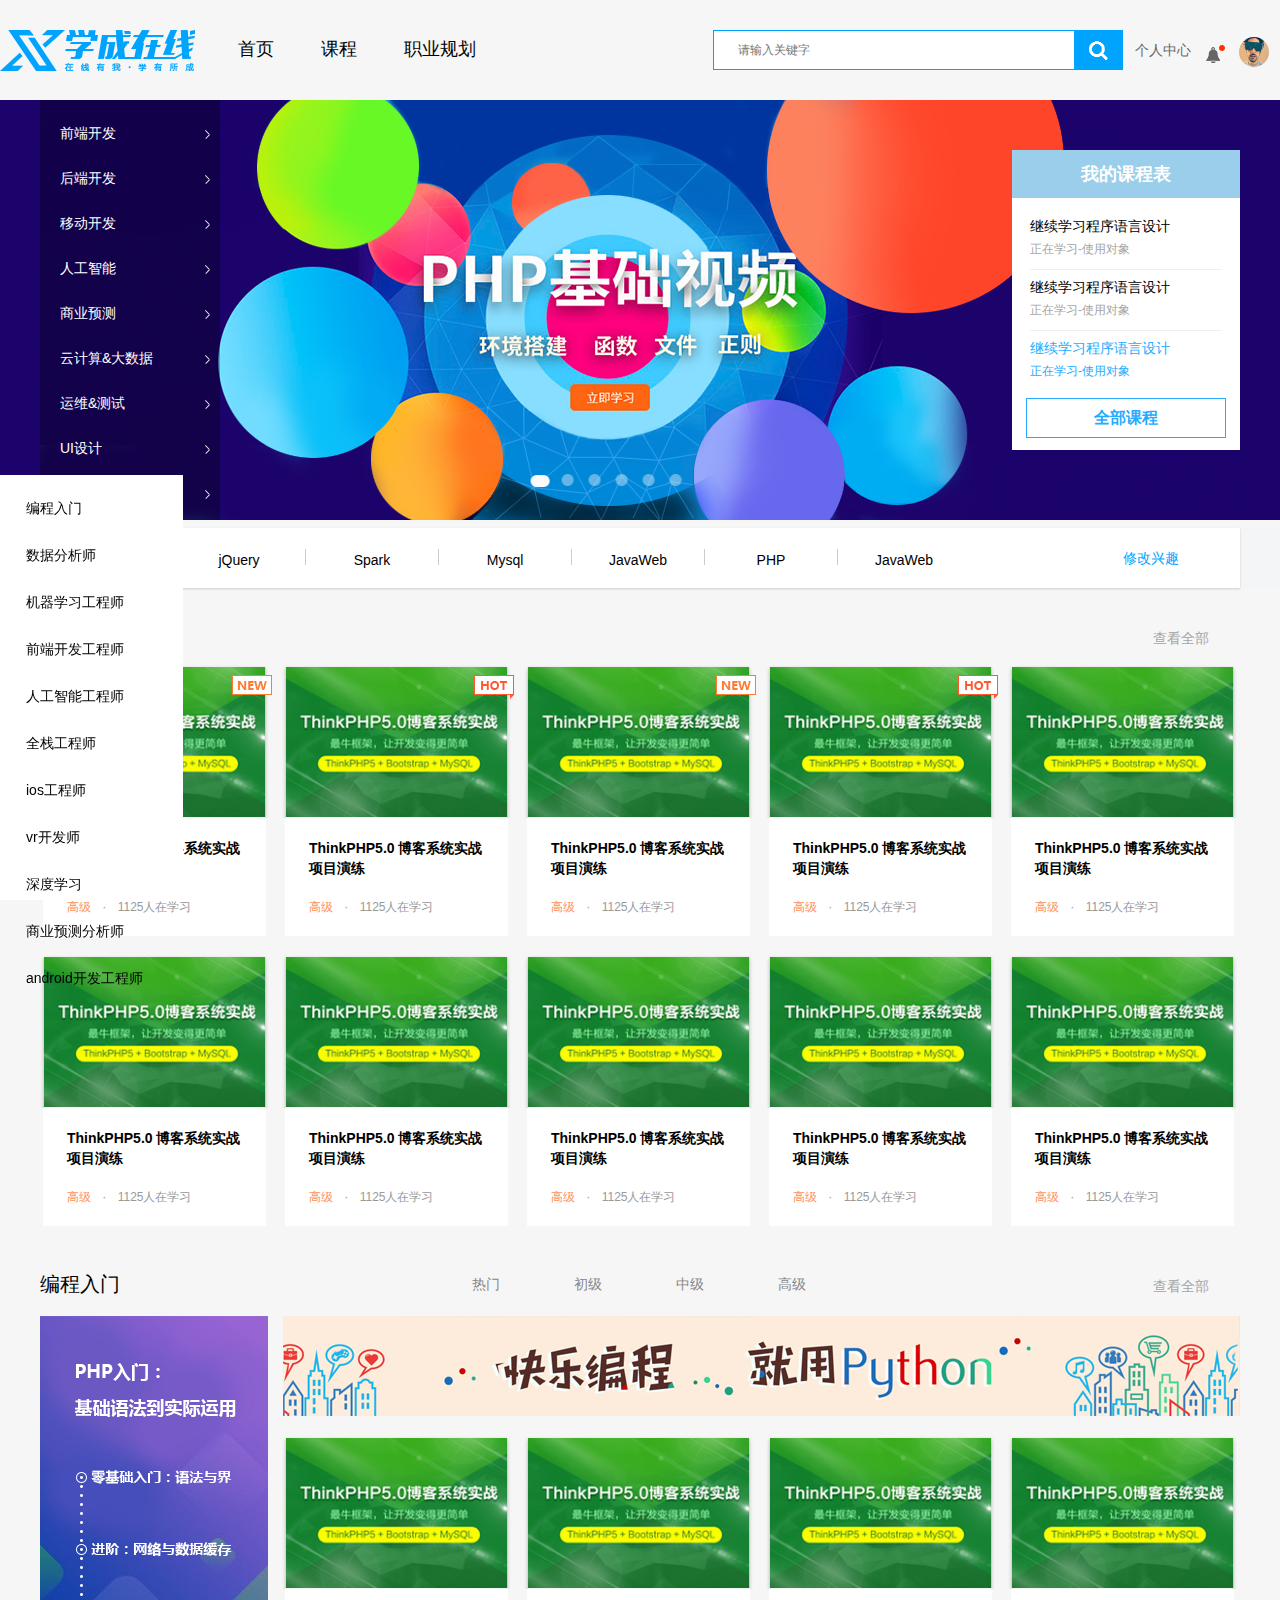
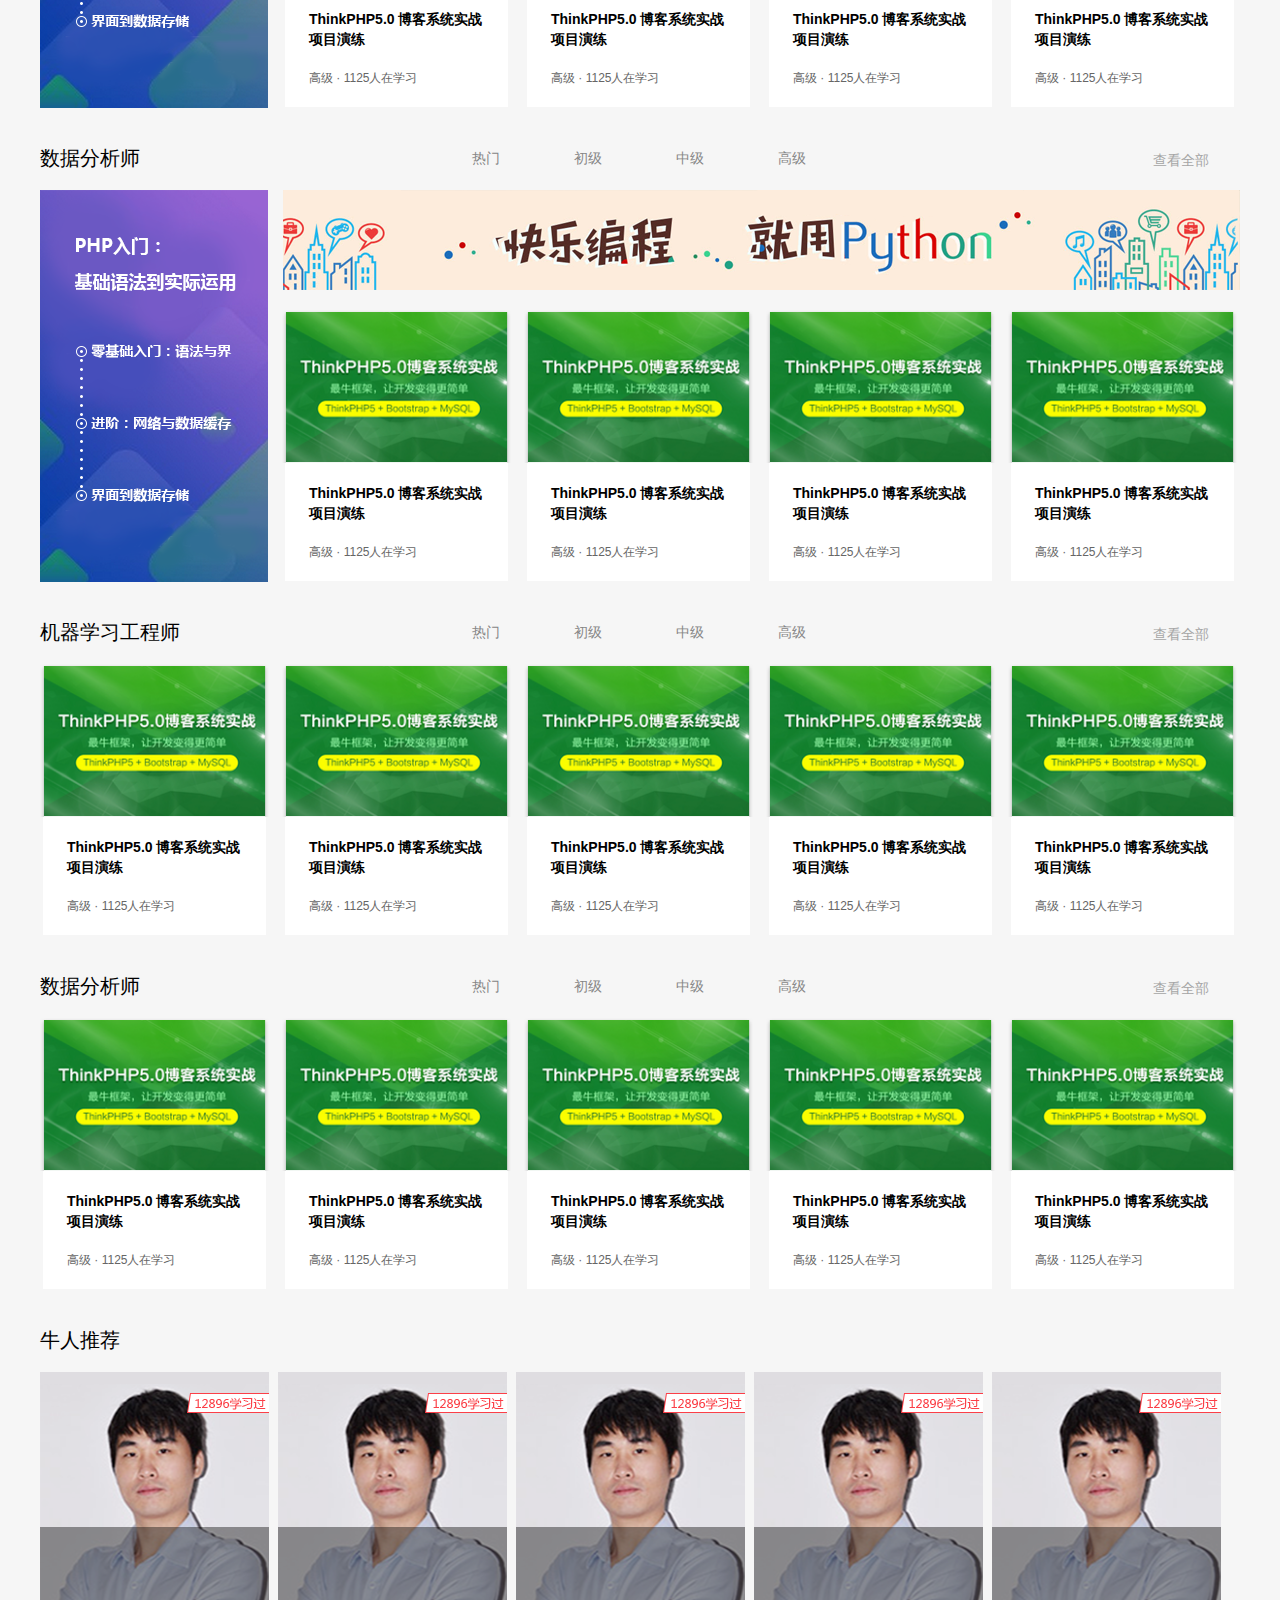
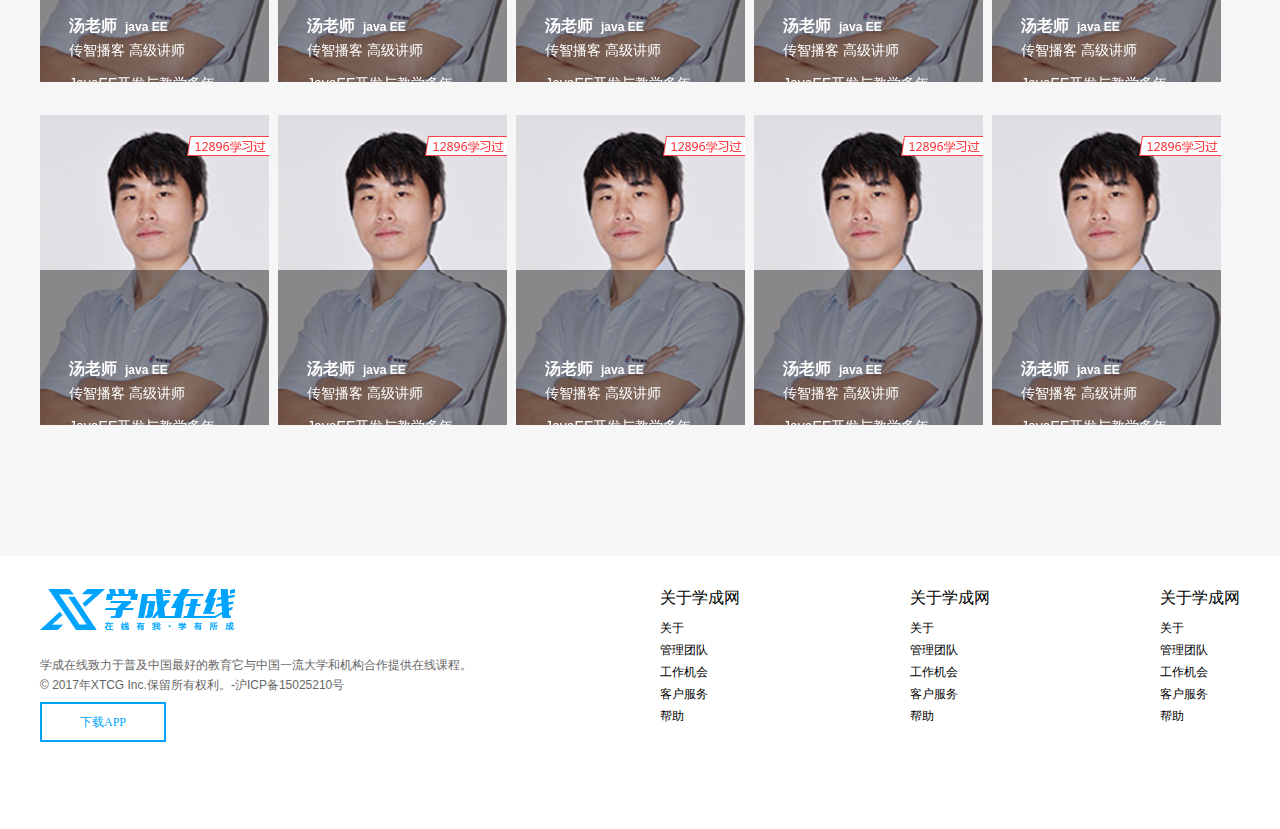
<file: 学成网/index.html>
<!DOCTYPE html>
<html lang="en">
<head>
	<meta charset="UTF-8">
	<title>Document</title>
	<link rel="stylesheet" href="css/base.css">
	<link rel="stylesheet" href="css/index.css">

</head>
<body>

<!-- logo -->
<div class="logo">
	<div class="logo_banxin">
		<div class="logo_xc fl"></div>
		<ul class="fl">
			<li><a href="#">首页</a></li>
			<li><a href="#">课程</a></li>
			<li><a href="#">职业规划</a></li>
		</ul>
		<div class="user fr">
			<a class="user_center" href="#">个人中心</a>
			<img class="msg"src="images/msg.png" alt="">
			<img class="icon"src="images/icon.png" alt="">
			<a class="username" href="#">周杰伦</a>
		</div>
		<div class="input fr">
			<input type="text" class="left" placeholder="请输入关键字"><input type="button" class="right">
		</div>
	</div>
</div>

<!-- banner -->
<div class="banner">
	<div class="content  w">
		<div class="list">
			<ul>
				<li><a href="#">前端开发</a></li>
				<li><a href="#">后端开发</a></li>
				<li><a href="#">移动开发</a></li>
				<li><a href="#">人工智能</a></li>
				<li><a href="#">商业预测</a></li>
				<li><a href="#">云计算&大数据</a></li>
				<li><a href="#">运维&测试</a></li>
				<li><a href="#">UI设计</a></li>
				<li><a href="#">产品</a></li>
			</ul>
		</div>
		<div class="table ">
			<h2>我的课程表</h2>
			<ul>
				<li>
					<p>继续学习程序语言设计</p>
					<p>正在学习-使用对象</p>
				</li>
				<li>
					<p>继续学习程序语言设计</p>
					<p>正在学习-使用对象</p>
				</li>
				<li>
					<p>继续学习程序语言设计</p>
					<p>正在学习-使用对象</p>
				</li>
				<input type="botton" value="全部课程" >
			</ul>
		</div>
		<div class="dian">
			<ul>
				<li></li>
				<li></li>
				<li></li>
				<li></li>
				<li></li>
				<li></li>
			</ul>
		</div>	
	</div>
</div>


<!-- tuijian_nav -->
<div class="tuijian_nav">
        <div class="w clearfix">
            <ul>
                <h3>精品推荐</h3>
                <li><i></i><a href="">jQuery</a><i></i></li>
                <li><a href="">Spark</a><i></i></li>
                <li><a href="">Mysql</a><i></i></li>
                <li><a href="">JavaWeb</a><i></i></li>
                <li><a href="">PHP</a><i></i></li>
                <li><a href="">JavaWeb</a></li>
            </ul>
            <a class="like fr" href="">修改兴趣</a>
        </div>
</div>               


<!-- tuijian -->
<div class="tuijian">
	<div class="w">
		<a  href="#">查看全部</a>
		<h3 >精品推荐</h3>
		<div class="card fl new">
			<div class="img">
				<img src="images/card1.png" alt="">
			</div>
			<div class="wz">
				<p>ThinkPHP5.0 博客系统实战项目演练</p>
				<div class="gj">
					<span>高级</span>
					<span>·</span>
					<span>1125人在学习</span>
				</div>
			</div>
		</div>
		<div class="card fl hot">
			<div class="img">
				<img src="images/card1.png" alt="">
			</div>
			<div class="wz">
				<p>ThinkPHP5.0 博客系统实战项目演练</p>
				<div class="gj">
					<span>高级</span>
					<span>·</span>
					<span>1125人在学习</span>
				</div>
			</div>
		</div>
		<div class="card fl new">
			<div class="img">
				<img src="images/card1.png" alt="">
			</div>
			<div class="wz">
				<p>ThinkPHP5.0 博客系统实战项目演练</p>
				<div class="gj">
					<span>高级</span>
					<span>·</span>
					<span>1125人在学习</span>
				</div>
			</div>
		</div>
		<div class="card fl hot">
			<div class="img">
				<img src="images/card1.png" alt="">
			</div>
			<div class="wz">
				<p>ThinkPHP5.0 博客系统实战项目演练</p>
				<div class="gj">
					<span>高级</span>
					<span>·</span>
					<span>1125人在学习</span>
				</div>
			</div>
		</div>
		<div class="card mr0 fl">
			<div class="img">
				<img src="images/card1.png" alt="">
			</div>
			<div class="wz">
				<p>ThinkPHP5.0 博客系统实战项目演练</p>
				<div class="gj">
					<span>高级</span>
					<span>·</span>
					<span>1125人在学习</span>
				</div>
			</div>
		</div>
		<div class="card fl">
			<div class="img">
				<img src="images/card1.png" alt="">
			</div>
			<div class="wz">
				<p>ThinkPHP5.0 博客系统实战项目演练</p>
				<div class="gj">
					<span>高级</span>
					<span>·</span>
					<span>1125人在学习</span>
				</div>
			</div>
		</div>
		<div class="card fl">
			<div class="img">
				<img src="images/card1.png" alt="">
			</div>
			<div class="wz">
				<p>ThinkPHP5.0 博客系统实战项目演练</p>
				<div class="gj">
					<span>高级</span>
					<span>·</span>
					<span>1125人在学习</span>
				</div>
			</div>
		</div>
		<div class="card fl">
			<div class="img">
				<img src="images/card1.png" alt="">
			</div>
			<div class="wz">
				<p>ThinkPHP5.0 博客系统实战项目演练</p>
				<div class="gj">
					<span>高级</span>
					<span>·</span>
					<span>1125人在学习</span>
				</div>
			</div>
		</div>
		<div class="card fl">
			<div class="img">
				<img src="images/card1.png" alt="">
			</div>
			<div class="wz">
				<p>ThinkPHP5.0 博客系统实战项目演练</p>
				<div class="gj">
					<span>高级</span>
					<span>·</span>
					<span>1125人在学习</span>
				</div>
			</div>
		</div>
		<div class="card fl mr0">
			<div class="img">
				<img src="images/card1.png" alt="">
			</div>
			<div class="wz">
				<p>ThinkPHP5.0 博客系统实战项目演练</p>
				<div class="gj">
					<span>高级</span>
					<span>·</span>
					<span>1125人在学习</span>
				</div>
			</div>
		</div>
	</div>
</div>

<!-- cb -->
<div class="cb">
	<ul>
		<li><a href="">编程入门</a></li>
		<li><a href="">数据分析师</a></li>
		<li><a href="">机器学习工程师</a></li>
		<li><a href="">前端开发工程师</a></li>
		<li><a href="">人工智能工程师</a></li>
		<li><a href="">全栈工程师</a></li>
		<li><a href="">ios工程师</a></li>
		<li><a href="">vr开发师</a></li>
		<li><a href="">深度学习</a></li>
		<li><a href="">商业预测分析师</a></li>
		<li><a href="">android开发工程师</a></li>
	</ul>
</div>

<!-- rm -->
<div class="rm ">
	<div class="w">
		<div class="nav_head ">
			<h3>编程入门</h3>
			<div class="nav_center">
				<ul>
					<li><a href="">热门</a></li>
					<li><a href="">初级</a></li>
					<li><a href="">中级</a></li>
					<li><a href="">高级</a></li>
				</ul>
			</div>
			<a class="all" href="">查看全部</a>
		</div>

		<div class="rm_body">
			<div class="php"></div>
			<div class="kuaile"></div>
			<!-- <i></i> -->
				<div class="card fl">
					<div class="img">
						<img src="images/card1.png" alt="">
					</div>
					<div class="wz">
						<p>ThinkPHP5.0 博客系统实战项目演练</p>
						<div class="gj">
							<span>高级</span>
							<span>·</span>
							<span>1125人在学习</span>
						</div>
					</div>
				</div>
			<!-- <i></i> -->
				<div class="card fl">
					<div class="img">
						<img src="images/card1.png" alt="">
					</div>
					<div class="wz">
						<p>ThinkPHP5.0 博客系统实战项目演练</p>
						<div class="gj">
							<span>高级</span>
							<span>·</span>
							<span>1125人在学习</span>
						</div>
					</div>
				</div>
				<!-- <i></i> -->
				<div class="card fl">
					<div class="img">
						<img src="images/card1.png" alt="">
					</div>
					<div class="wz">
						<p>ThinkPHP5.0 博客系统实战项目演练</p>
						<div class="gj">
							<span>高级</span>
							<span>·</span>
							<span>1125人在学习</span>
						</div>
					</div>
				</div>
				<!-- <i></i> -->
				<div class="card fl mr0">
					<div class="img">
						<img src="images/card1.png" alt="">
					</div>
					<div class="wz">
						<p>ThinkPHP5.0 博客系统实战项目演练</p>
						<div class="gj">
							<span>高级</span>
							<span>·</span>
							<span>1125人在学习</span>
						</div>
					</div>
				</div>
		</div>
	</div>
</div>

<!-- sj -->
<div class="sj ">
	<div class="w">
		<div class="nav_head ">
			<h3>数据分析师</h3>
			<div class="nav_center">
				<ul>
					<li><a href="">热门</a></li>
					<li><a href="">初级</a></li>
					<li><a href="">中级</a></li>
					<li><a href="">高级</a></li>
				</ul>
			</div>
			<a class="all" href="">查看全部</a>
		</div>
		<div class="clearfix"></div>
		<div class="rm_body">
			<div class="php"></div>
			<div class="kuaile"></div>
			<!-- <i></i> -->
				<div class="card fl">
					<div class="img">
						<img src="images/card1.png" alt="">
					</div>
					<div class="wz">
						<p>ThinkPHP5.0 博客系统实战项目演练</p>
						<div class="gj">
							<span>高级</span>
							<span>·</span>
							<span>1125人在学习</span>
						</div>
					</div>
				</div>
			<!-- <i></i> -->
				<div class="card fl">
					<div class="img">
						<img src="images/card1.png" alt="">
					</div>
					<div class="wz">
						<p>ThinkPHP5.0 博客系统实战项目演练</p>
						<div class="gj">
							<span>高级</span>
							<span>·</span>
							<span>1125人在学习</span>
						</div>
					</div>
				</div>
				<!-- <i></i> -->
				<div class="card fl">
					<div class="img">
						<img src="images/card1.png" alt="">
					</div>
					<div class="wz">
						<p>ThinkPHP5.0 博客系统实战项目演练</p>
						<div class="gj">
							<span>高级</span>
							<span>·</span>
							<span>1125人在学习</span>
						</div>
					</div>
				</div>
				<!-- <i></i> -->
				<div class="card fl mr0">
					<div class="img">
						<img src="images/card1.png" alt="">
					</div>
					<div class="wz">
						<p>ThinkPHP5.0 博客系统实战项目演练</p>
						<div class="gj">
							<span>高级</span>
							<span>·</span>
							<span>1125人在学习</span>
						</div>
					</div>
				</div>
		</div>
	</div>
</div>

<!-- jq -->
<div class="sj">
	<div class="w">
		<div class="nav_head ">
			<h3>机器学习工程师</h3>
			<div class="nav_center">
				<ul>
					<li><a href="">热门</a></li>
					<li><a href="">初级</a></li>
					<li><a href="">中级</a></li>
					<li><a href="">高级</a></li>
				</ul>
			</div>
			<a class="all" href="">查看全部</a>
		</div>
		<div class="clearfix"></div>
		<div class="card fl">
			<div class="img">
				<img src="images/card1.png" alt="">
			</div>
			<div class="wz">
				<p>ThinkPHP5.0 博客系统实战项目演练</p>
				<div class="gj">
					<span>高级</span>
					<span>·</span>
					<span>1125人在学习</span>
				</div>
			</div>
		</div>
		<!-- <i></i> -->
		<div class="card fl">
			<div class="img">
				<img src="images/card1.png" alt="">
			</div>
			<div class="wz">
				<p>ThinkPHP5.0 博客系统实战项目演练</p>
				<div class="gj">
					<span>高级</span>
					<span>·</span>
					<span>1125人在学习</span>
				</div>
			</div>
		</div>
		<!-- <i></i> -->
		<div class="card fl">
			<div class="img">
				<img src="images/card1.png" alt="">
			</div>
			<div class="wz">
				<p>ThinkPHP5.0 博客系统实战项目演练</p>
				<div class="gj">
					<span>高级</span>
					<span>·</span>
					<span>1125人在学习</span>
				</div>
			</div>
		</div>
		<!-- <i></i> -->
		<div class="card fl">
			<div class="img">
				<img src="images/card1.png" alt="">
			</div>
			<div class="wz">
				<p>ThinkPHP5.0 博客系统实战项目演练</p>
				<div class="gj">
					<span>高级</span>
					<span>·</span>
					<span>1125人在学习</span>
				</div>
			</div>
		</div>
		<!-- <i></i> -->
		<div class="card fl mr0">
			<div class="img">
				<img src="images/card1.png" alt="">
			</div>
			<div class="wz">
				<p>ThinkPHP5.0 博客系统实战项目演练</p>
				<div class="gj">
					<span>高级</span>
					<span>·</span>
					<span>1125人在学习</span>
				</div>
			</div>
		</div>
	</div>
</div>
			
<!-- qd -->
<div class="qd">
	<div class="w">
		<div class="nav_head ">
			<h3>数据分析师</h3>
			<div class="nav_center">
				<ul>
					<li><a href="">热门</a></li>
					<li><a href="">初级</a></li>
					<li><a href="">中级</a></li>
					<li><a href="">高级</a></li>
				</ul>
			</div>
			<a class="all" href="">查看全部</a>
		</div>
		<div class="clearfix"></div>
		<!-- <i></i> -->
		<div class="card fl">
			<div class="img">
				<img src="images/card1.png" alt="">
			</div>
			<div class="wz">
				<p>ThinkPHP5.0 博客系统实战项目演练</p>
				<div class="gj">
					<span>高级</span>
					<span>·</span>
					<span>1125人在学习</span>
				</div>
			</div>
		</div>
		<!-- <i></i> -->
		<div class="card fl">
			<div class="img">
				<img src="images/card1.png" alt="">
			</div>
			<div class="wz">
				<p>ThinkPHP5.0 博客系统实战项目演练</p>
				<div class="gj">
					<span>高级</span>
					<span>·</span>
					<span>1125人在学习</span>
				</div>
			</div>
		</div>
		<!-- <i></i> -->
		<div class="card fl">
			<div class="img">
				<img src="images/card1.png" alt="">
			</div>
			<div class="wz">
				<p>ThinkPHP5.0 博客系统实战项目演练</p>
				<div class="gj">
					<span>高级</span>
					<span>·</span>
					<span>1125人在学习</span>
				</div>
			</div>
		</div>
		<!-- <i></i> -->
		<div class="card fl ">
			<div class="img">
				<img src="images/card1.png" alt="">
			</div>
			<div class="wz">
				<p>ThinkPHP5.0 博客系统实战项目演练</p>
				<div class="gj">
					<span>高级</span>
					<span>·</span>
					<span>1125人在学习</span>
				</div>
			</div>
		</div>
		<!-- <i></i> -->
		<div class="card fl mr0 ">
			<div class="img">
				<img src="images/card1.png" alt="">
			</div>
			<div class="wz">
				<p>ThinkPHP5.0 博客系统实战项目演练</p>
				<div class="gj">
					<span>高级</span>
					<span>·</span>
					<span>1125人在学习</span>
				</div>
			</div>
		</div>
		<!-- <i></i> -->
	</div>
</div>

<!-- nr -->
<div class="nr">
	<div class="w">
		<div class="nr_head">
			<h3>牛人推荐</h3>
		</div>
		<div class="clearfix"></div>
		<div class="nr_body">
			<div class="teacher  xx ">
				<div class="wz ">
					<h4>汤老师<span>java EE</span></h4>
					<p>传智播客 高级讲师</p>
					<p>JavaEE开发与教学多年，精通JavaEE技术体系，对流行框架JQuery、DWR、Struts1/2，Hibernate，Spring，MyBatis、JBPM、Lucene等有深入研究。授课逻辑严谨，条理清晰，注重学生独立解决问题的能力。</p>
				</div>
			</div>
			<!-- <i></i> -->
			<div class="teacher xx">
				<div class="wz">
					<h4>汤老师<span>java EE</span></h4>
					<p>传智播客 高级讲师</p>
					<p>JavaEE开发与教学多年，精通JavaEE技术体系，对流行框架JQuery、DWR、Struts1/2，Hibernate，Spring，MyBatis、JBPM、Lucene等有深入研究。授课逻辑严谨，条理清晰，注重学生独立解决问题的能力。</p>
				</div>
			</div>
			<!-- <i></i> -->
			<div class="teacher xx">
				<div class="wz">
					<h4>汤老师<span>java EE</span></h4>
					<p>传智播客 高级讲师</p>
					<p>JavaEE开发与教学多年，精通JavaEE技术体系，对流行框架JQuery、DWR、Struts1/2，Hibernate，Spring，MyBatis、JBPM、Lucene等有深入研究。授课逻辑严谨，条理清晰，注重学生独立解决问题的能力。</p>
				</div>
			</div>
			<!-- <i></i> -->
			<div class="teacher xx">
				<div class="wz">
					<h4>汤老师<span>java EE</span></h4>
					<p>传智播客 高级讲师</p>
					<p>JavaEE开发与教学多年，精通JavaEE技术体系，对流行框架JQuery、DWR、Struts1/2，Hibernate，Spring，MyBatis、JBPM、Lucene等有深入研究。授课逻辑严谨，条理清晰，注重学生独立解决问题的能力。</p>
				</div>
			</div>
			<!-- <i></i> -->
			<div class="teacher xx">
				<div class="wz">
					<h4>汤老师<span>java EE</span></h4>
					<p>传智播客 高级讲师</p>
					<p>JavaEE开发与教学多年，精通JavaEE技术体系，对流行框架JQuery、DWR、Struts1/2，Hibernate，Spring，MyBatis、JBPM、Lucene等有深入研究。授课逻辑严谨，条理清晰，注重学生独立解决问题的能力。</p>
				</div>
			</div>
			<!-- <i></i> -->
			<div class="teacher xx">
				<div class="wz">
					<h4>汤老师<span>java EE</span></h4>
					<p>传智播客 高级讲师</p>
					<p>JavaEE开发与教学多年，精通JavaEE技术体系，对流行框架JQuery、DWR、Struts1/2，Hibernate，Spring，MyBatis、JBPM、Lucene等有深入研究。授课逻辑严谨，条理清晰，注重学生独立解决问题的能力。</p>
				</div>
			</div>
			<!-- <i></i> -->
			<div class="teacher xx">
				<div class="wz">
					<h4>汤老师<span>java EE</span></h4>
					<p>传智播客 高级讲师</p>
					<p>JavaEE开发与教学多年，精通JavaEE技术体系，对流行框架JQuery、DWR、Struts1/2，Hibernate，Spring，MyBatis、JBPM、Lucene等有深入研究。授课逻辑严谨，条理清晰，注重学生独立解决问题的能力。</p>
				</div>
			</div>
			<!-- <i></i> -->
			<div class="teacher xx">
				<div class="wz">
					<h4>汤老师<span>java EE</span></h4>
					<p>传智播客 高级讲师</p>
					<p>JavaEE开发与教学多年，精通JavaEE技术体系，对流行框架JQuery、DWR、Struts1/2，Hibernate，Spring，MyBatis、JBPM、Lucene等有深入研究。授课逻辑严谨，条理清晰，注重学生独立解决问题的能力。</p>
				</div>
			</div>
			<!-- <i></i> -->
			<div class="teacher xx">
				<div class="wz">
					<h4>汤老师<span>java EE</span></h4>
					<p>传智播客 高级讲师</p>
					<p>JavaEE开发与教学多年，精通JavaEE技术体系，对流行框架JQuery、DWR、Struts1/2，Hibernate，Spring，MyBatis、JBPM、Lucene等有深入研究。授课逻辑严谨，条理清晰，注重学生独立解决问题的能力。</p>
				</div>
			</div>
			<!-- <i></i> -->
			<div class="teacher xx">
				<div class="wz">
					<h4>汤老师<span>java EE</span></h4>
					<p>传智播客 高级讲师</p>
					<p>JavaEE开发与教学多年，精通JavaEE技术体系，对流行框架JQuery、DWR、Struts1/2，Hibernate，Spring，MyBatis、JBPM、Lucene等有深入研究。授课逻辑严谨，条理清晰，注重学生独立解决问题的能力。</p>
				</div>
			</div>
			<!-- <i></i> -->
		</div>
	</div>
</div>
<div class="clearfix"></div>
<!-- footer -->
<div class="footer">
	<div class="w">
		<div class="logo ">
			<img src="images/logo.png" alt="">
			<p>学成在线致力于普及中国最好的教育它与中国一流大学和机构合作提供在线课程。	</p>
            <p>© 2017年XTCG Inc.保留所有权利。-沪ICP备15025210号</p>
			<input type="buttom" value="下载APP">
		</div>
		<div class="list fr">
			<dl>
				<dt><a href="#">关于学成网</a></dt>
				<dd><a href="#">关于</a></dd>
				<dd><a href="#">管理团队</a></dd>
				<dd><a href="#">工作机会</a></dd>
				<dd><a href="#">客户服务</a></dd>
				<dd><a href="#">帮助</a></dd>
			</dl>
			<dl>
				<dt><a href="#">关于学成网</a></dt>
				<dd><a href="#">关于</a></dd>
				<dd><a href="#">管理团队</a></dd>
				<dd><a href="#">工作机会</a></dd>
				<dd><a href="#">客户服务</a></dd>
				<dd><a href="#">帮助</a></dd>
			</dl>
			<dl>
				<dt><a href="#">关于学成网</a></dt>
				<dd><a href="#">关于</a></dd>
				<dd><a href="#">管理团队</a></dd>
				<dd><a href="#">工作机会</a></dd>
				<dd><a href="#">客户服务</a></dd>
				<dd><a href="#">帮助</a></dd>
			</dl>
		</div>
	</div>
</div>

</body>
</html>
</file>
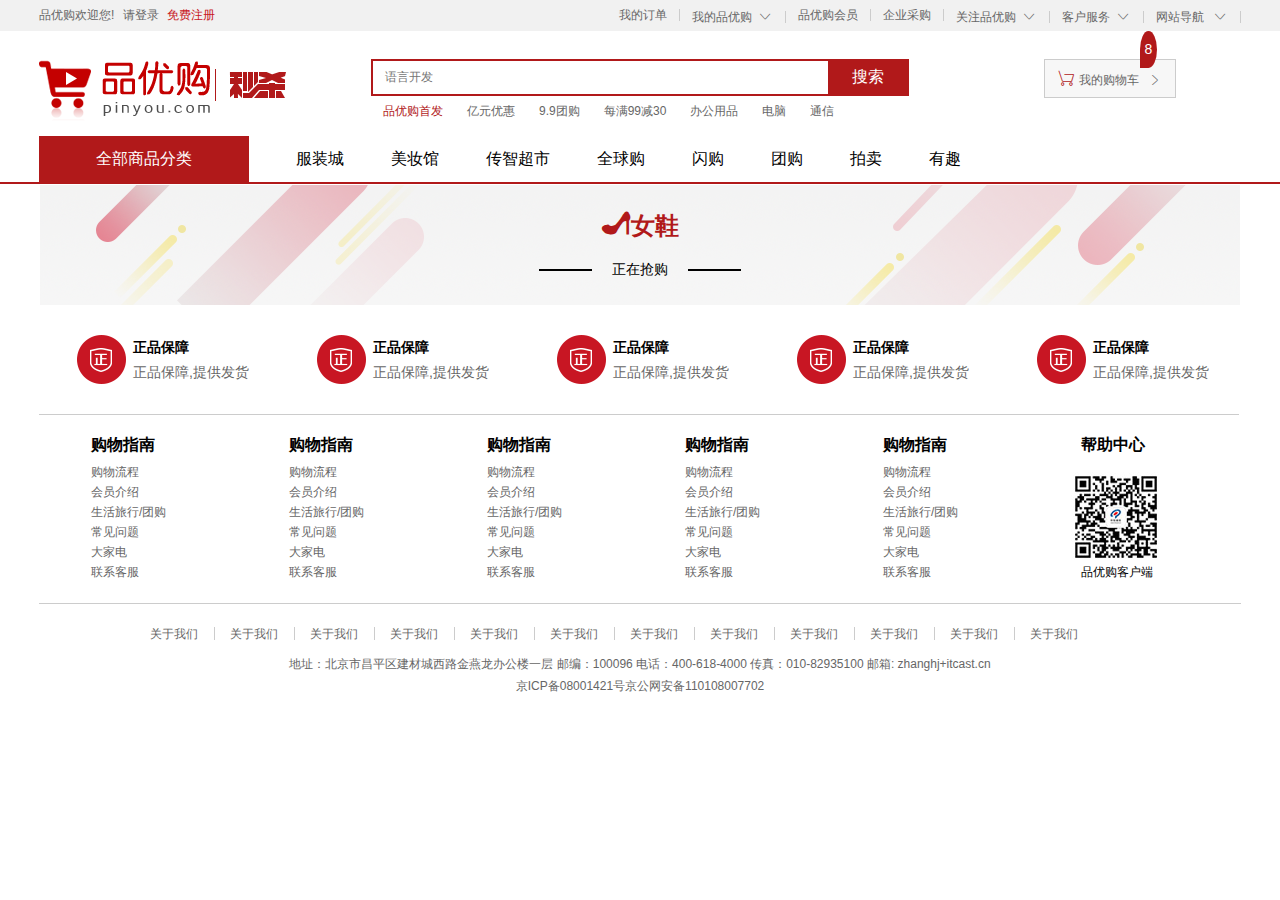
<file: 品优购/fenlei.html>
<!DOCTYPE html>
<html lang="en">
<head>
	<meta charset="UTF-8">
	<title>Document</title>
	<link rel="stylesheet" href="font/iconfont.css">
	<link rel="stylesheet" href="css/base.css">
	<link rel="stylesheet" href="css/fenlei.css">
</head>
<body>
	<!-- top -->
	<div class="top clearfix">
		<div class="w">
			<span>品优购欢迎您!</span>
			<span>请登录</span>
			<a href="#">免费注册</a>
			<ul class="fr">
				<li><a  href="#">我的订单</a></li>
				<li><a  href="#">我的品优购<i class="iconfont icon-moreunfold xhz" ></i></a></li>
				<li><a  href="#">品优购会员</a></li>
				<li><a  href="#">企业采购</a></li>
				<li><a  href="#">关注品优购<i class="iconfont icon-moreunfold xhz"></i></a></li>
				<li><a  href="#">客户服务<i class="iconfont icon-moreunfold xhz"></i></a></li>
				<li><a  href="#">网站导航 <i class="iconfont icon-moreunfold xhz"></i></a></li>
			</ul>
		</div>
	</div>

	<!-- logo -->
	<div class="logo clearfix">
		<div class="w">
			<div class="pyg_logo1 fl"></div>
			<div class="pyg_logo2 fl"></div>
			<div class="gw fr">
				<a href="#">
					<s class="iconfont icon-cart" ></s>我的购物车<i class="iconfont icon-more xhz"></i>
					<span class="shuzi">8</span>
				</a>
				
			</div>
			<div class="input ">
				<input class="left fl" type="text" placeholder="语言开发" >
				<input class="right fl"type="button" value="搜索">
			</div>
			<ul >
				<li><a href="#">品优购首发</a></li>
				<li><a href="#">亿元优惠</a></li>
				<li><a href="#">9.9团购</a></li>
				<li><a href="#">每满99减30</a></li>
				<li><a href="#">办公用品</a></li>
				<li><a href="#">电脑</a></li>
				<li><a href="#">通信</a></li>
			</ul>
			
		</div>
	</div>

	<!-- nav -->
	<div class="nav clearfix">
		<div class="w">
			<div class="all fl">
				<h3>全部商品分类</h3>
			</div>
			<ul class="fl">
				<li><a href="#">服装城</a></li>
				<li><a href="#">美妆馆</a></li>
				<li><a href="#">传智超市</a></li>
				<li><a href="#">全球购</a></li>
				<li><a href="#">闪购</a></li>
				<li><a href="#">团购</a></li>
				<li><a href="#">拍卖</a></li>
				<li><a href="#">有趣</a></li>
			</ul>
		</div>
	</div>

	<!-- banner -->
	<div class="banner clearfix">
		<div class="w clearfix">
			<p class="one"><i class="iconfont icon-gaogenxie"></i>女鞋</p>
			<p class="two"><i></i>正在抢购<i></i></p>
		</div>
	</div>



	<!-- bottom -->
	<div class="bottom clearfix">
		<div class="w">
			<!-- fw -->
			<div class="box clearfix">
				<div class="fw ">
					<div class="img"></div>
					<h3>正品保障</h3>
					<p>正品保障,提供发货</p>
				</div>
				<div class="fw ">
					<div class="img"></div>
					<h3>正品保障</h3>
					<p>正品保障,提供发货</p>
				</div>
				<div class="fw clearfix">
					<div class="img"></div>
					<h3>正品保障</h3>
					<p>正品保障,提供发货</p>
				</div>
				<div class="fw clearfix">
					<div class="img"></div>
					<h3>正品保障</h3>
					<p>正品保障,提供发货</p>
				</div>
				<div class="fw clearfix">
					<div class="img"></div>
					<h3>正品保障</h3>
					<p>正品保障,提供发货</p>
				</div>
			</div>
			<!-- dl -->
			<div class="dl clearfix">
				<dl>
					<dt>购物指南</dt>
					<dd>购物流程</dd>
					<dd>会员介绍</dd>
					<dd>生活旅行/团购</dd>
					<dd>常见问题</dd>
					<dd>大家电</dd>
					<dd>联系客服</dd>
				</dl>
				<!-- 1 -->
				<dl>
					<dt>购物指南</dt>
					<dd>购物流程</dd>
					<dd>会员介绍</dd>
					<dd>生活旅行/团购</dd>
					<dd>常见问题</dd>
					<dd>大家电</dd>
					<dd>联系客服</dd>
				</dl>
				<!-- 2 -->
				<dl>
					<dt>购物指南</dt>
					<dd>购物流程</dd>
					<dd>会员介绍</dd>
					<dd>生活旅行/团购</dd>
					<dd>常见问题</dd>
					<dd>大家电</dd>
					<dd>联系客服</dd>
				</dl>
				<!-- 3 -->
				<dl>
					<dt>购物指南</dt>
					<dd>购物流程</dd>
					<dd>会员介绍</dd>
					<dd>生活旅行/团购</dd>
					<dd>常见问题</dd>
					<dd>大家电</dd>
					<dd>联系客服</dd>
				</dl>
				<!-- 4 -->
				<dl>
					<dt>购物指南</dt>
					<dd>购物流程</dd>
					<dd>会员介绍</dd>
					<dd>生活旅行/团购</dd>
					<dd>常见问题</dd>
					<dd>大家电</dd>
					<dd>联系客服</dd>
				</dl>
				<!-- 5 -->
				<dl>
					<dt>帮助中心</dt>
					<div class="ma"></div>
					<p>品优购客户端</p>
				</dl>
			</div>
				<!-- 二维码 -->
			<!-- last -->
			<div class="last clearfix">
				<ul>
					<li class="li br"><a href="#">关于我们</a></li>
					<li class="li br"><a href="#">关于我们</a></li>
					<li class="li br"><a href="#">关于我们</a></li>
					<li class="li br"><a href="#">关于我们</a></li>
					<li class="li br"><a href="#">关于我们</a></li>
					<li class="li br"><a href="#">关于我们</a></li>
					<li class="li br"><a href="#">关于我们</a></li>
					<li class="li br"><a href="#">关于我们</a></li>
					<li class="li br"><a href="#">关于我们</a></li>
					<li class="li br"><a href="#">关于我们</a></li>
					<li class="li br"><a href="#">关于我们</a></li>
					<li class="li "><a href="#">关于我们</a></li>
				</ul>
				<br>
				<p>地址：北京市昌平区建材城西路金燕龙办公楼一层 邮编：100096 电话：400-618-4000 传真：010-82935100 邮箱: zhanghj+itcast.cn</p>
				<p>京ICP备08001421号京公网安备110108007702</p>
			</div>
		</div>
	</div>

</body>
</html>
</file>
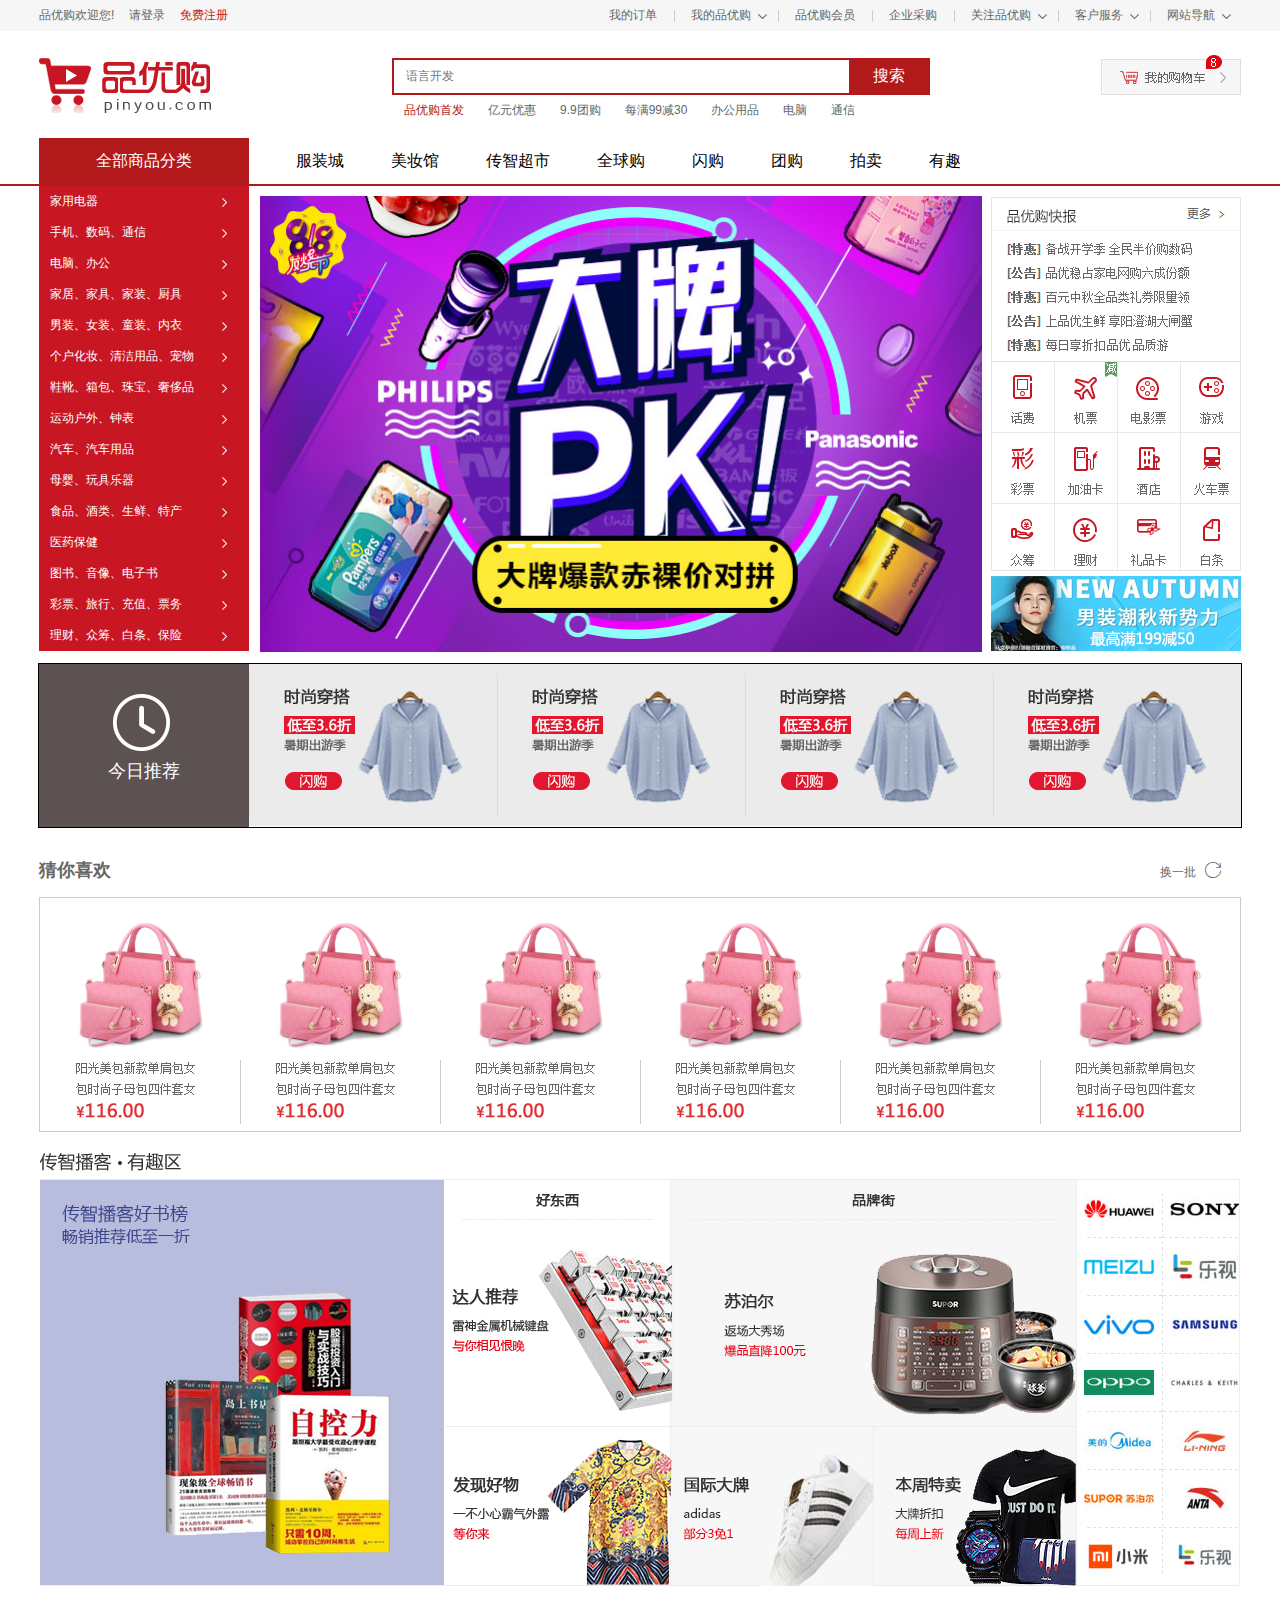
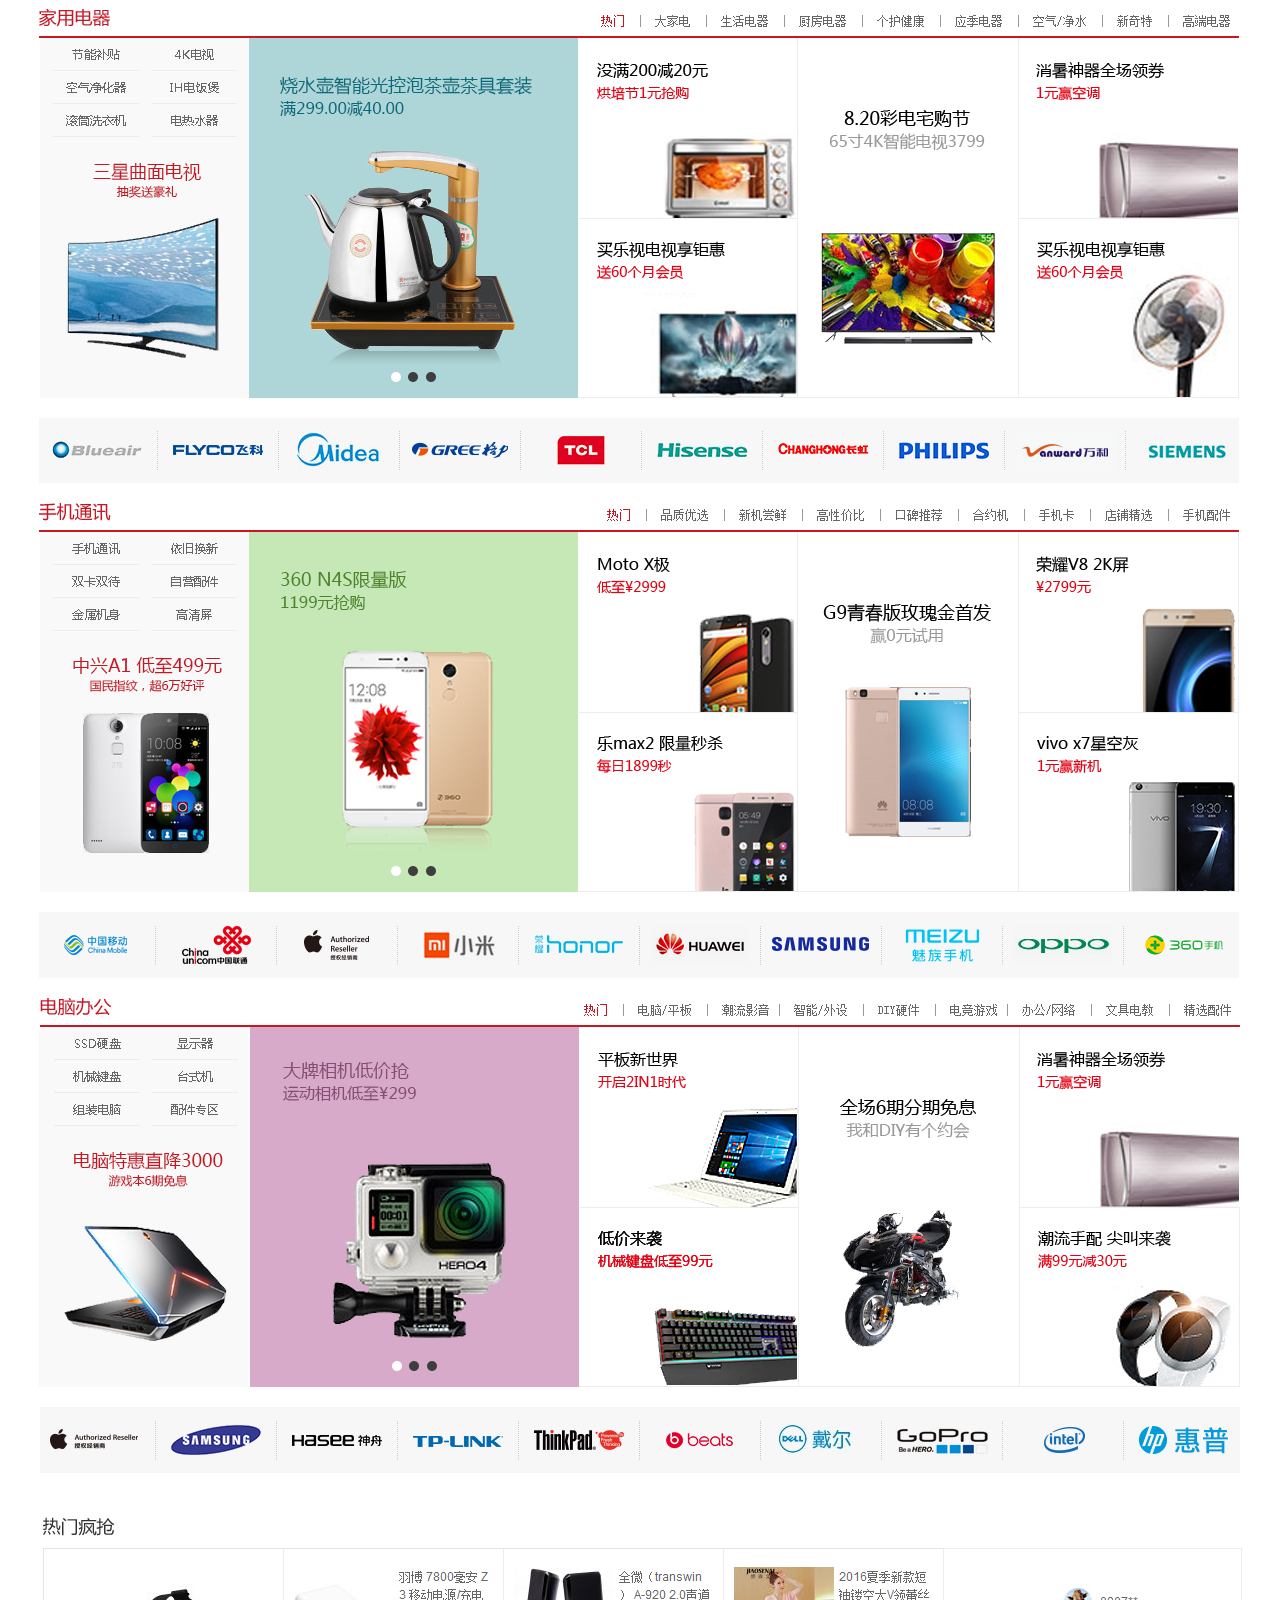
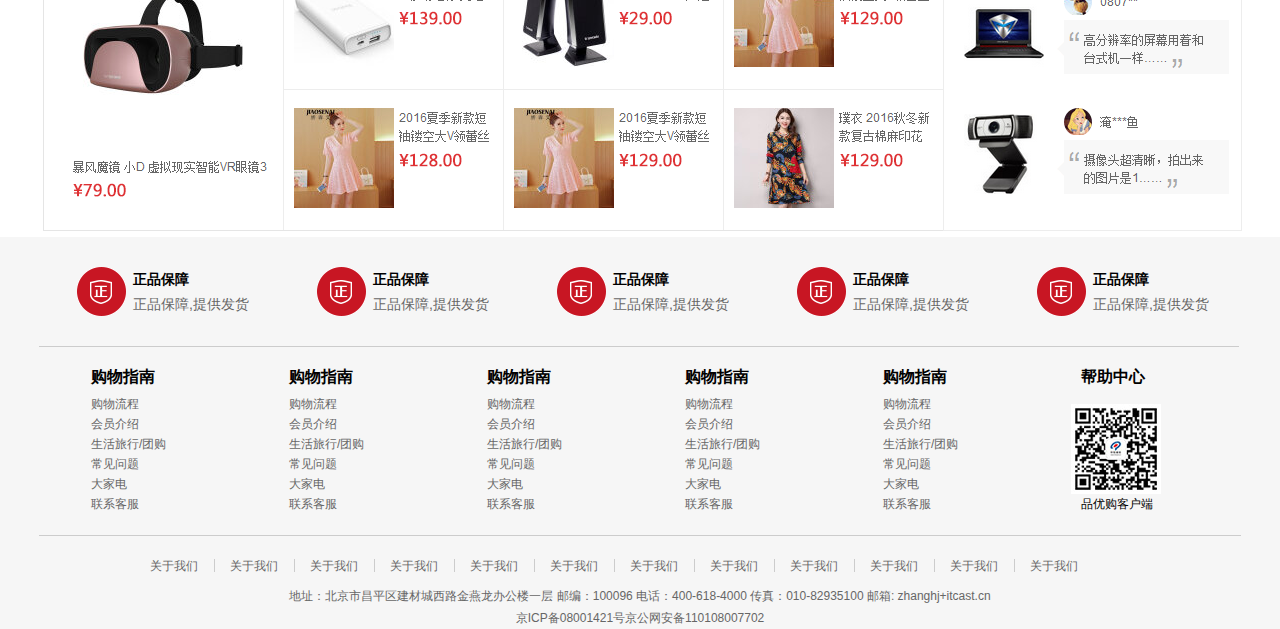
<file: 品优购/pyg.html>
<!DOCTYPE html>
<html lang="en">
<head>
	<meta charset="UTF-8">
	<title>Document</title>
	<meta name="">
	<link rel="stylesheet" href="font/iconfont.css">
	<link rel="stylesheet" href="css/base.css">
	<link rel="stylesheet" href="css/pyg.css">
</head>
<body>
	<!-- top -->
	<div class="top clearfix">
		<div class="w">
			<span>品优购欢迎您!</span>
			<span>请登录</span>
			<a href="#">免费注册</a>
			<ul class="fr">
				<li><a  href="#">我的订单</a><i></i></li>
				<li><a class="xjt " href="#">我的品优购<div class="xhz"></div></a><i ></i></li>
				<li><a href="#">品优购会员</a><i></i></li>
				<li><a href="#">企业采购</a><i></i></li>
				<li><a class="xjt" href="#">关注品优购</a><i></i></li>
				<li><a class="xjt" href="#">客户服务</a><i></i></li>
				<li><a class="xjt" href="#">网站导航 </a> </li>
			</ul>
		</div>
	</div>

	<!-- logo -->
	<div class="logo">
		<div class="w">
			<div class="pyg_logo fl"></div>
			<div class="input fl">
				<input class="left fl" type="text" placeholder="语言开发" >
				<input class="right fl"type="button" value="搜索">
			</div>
			<ul class="fl">
				<li><a href="">品优购首发</a></li>
				<li><a href="">亿元优惠</a></li>
				<li><a href="">9.9团购</a></li>
				<li><a href="">每满99减30</a></li>
				<li><a href="">办公用品</a></li>
				<li><a href="">电脑</a></li>
				<li><a href="">通信</a></li>
			</ul>
			<div class="gw fr"></div>




		</div>
	</div>

	<!-- nav -->
	<div class="nav clearfix">
		<div class="w">
			<div class="all fl">
				<h3>全部商品分类</h3>
			</div>
			<ul class="fl">
				<li><a href="#">服装城</a></li>
				<li><a href="#">美妆馆</a></li>
				<li><a href="#">传智超市</a></li>
				<li><a href="#">全球购</a></li>
				<li><a href="#">闪购</a></li>
				<li><a href="#">团购</a></li>
				<li><a href="#">拍卖</a></li>
				<li><a href="#">有趣</a></li>
			</ul>
		</div>
	</div>

	<!-- banner -->
	<div class="banner clearfix">
		<div class="w">
			<div class="list fl ">
				<ul>
					<li><a href="#">家用电器</a></li>
					<li><a href="#">手机、数码、通信</a></li>
					<li><a href="#">电脑、办公</a></li>
					<li><a href="#">家居、家具、家装、厨具</a></li>
					<li><a href="#">男装、女装、童装、内衣</a></li>
					<li><a href="#">个户化妆、清洁用品、宠物</a></li>
					<li><a href="#">鞋靴、箱包、珠宝、奢侈品</a></li>
					<li><a href="#">运动户外、钟表</a></li>
					<li><a href="#">汽车、汽车用品</a></li>
					<li><a href="#">母婴、玩具乐器</a></li>
					<li><a href="#">食品、酒类、生鲜、特产</a></li>
					<li><a href="#">医药保健</a></li>
					<li><a href="#">图书、音像、电子书</a></li>
					<li><a href="#">彩票、旅行、充值、票务</a></li>
					<li><a href="#">理财、众筹、白条、保险</a></li>
				</ul>
			</div>
			<div class="gg fr">
				<img class="le" src="images/banner.png" alt="">
				<img class="ri" src="images/kuaibao.png" alt="">
			</div>
		</div>
	</div>

	<!-- tuijian -->
	<div class="tuijian clearfix">
		<div class="w">
			<div class="taday clearfix">
				<h3>今日推荐</h3>
			</div>
			<div class="hao"><i></i></div>
			<div class="hao"><i></i></div>
			<div class="hao"><i></i></div>
			<div class="hao"><i></i></div>
		</div>
	</div>

	<!-- like -->
	<div class="like clearfix">
		<div class="w ">
			<div class="head clearfix">
				<h3>猜你喜欢</h3>
				<a href="#">换一批<i class="iconfont icon-refresh"></i></a>
			</div>
			<div class="cp ">
				<div class="bao"></div>
				<div class="bao"><i></i></div>
				<div class="bao"><i></i></div>
				<div class="bao"><i></i></div>
				<div class="bao"><i></i></div>
				<div class="bao"><i></i></div>
			</div>
		</div>
	</div>

	<!-- chuanzhi -->
	<div class="chuanzhi ppp">
		<div class="w">
			<img src="images/youqu.png" alt="">
		</div>
	</div>

	<!-- dianqi -->
	<div class="dianqi ppp">
		<div class="w"><img src="images/dianqi.png" alt=""></div>
	</div>

	<!-- shouji -->
	<div class="shouji ppp">
		<div class="w"><img src="images/shouji.png" alt=""></div>
	</div>
	
	<!-- diannao -->
	<div class="diannao ppp">
		<div class="w"><img src="images/diannao.png" alt=""></div>
	</div>

	<!-- hot -->
	<div class="hot ppp">
		<div class="w"><img src="images/hot.png" alt=""></div>
	</div>


	<!-- bottom -->
	<div class="bottom clearfix">
		<div class="w">
			<!-- fw -->
			<div class="box clearfix">
				<div class="fw ">
					<div class="img"></div>
					<h3>正品保障</h3>
					<p>正品保障,提供发货</p>
				</div>
				<div class="fw ">
					<div class="img"></div>
					<h3>正品保障</h3>
					<p>正品保障,提供发货</p>
				</div>
				<div class="fw clearfix">
					<div class="img"></div>
					<h3>正品保障</h3>
					<p>正品保障,提供发货</p>
				</div>
				<div class="fw clearfix">
					<div class="img"></div>
					<h3>正品保障</h3>
					<p>正品保障,提供发货</p>
				</div>
				<div class="fw clearfix">
					<div class="img"></div>
					<h3>正品保障</h3>
					<p>正品保障,提供发货</p>
				</div>
			</div>
			<!-- dl -->
			<div class="dl clearfix">
				<dl>
					<dt>购物指南</dt>
					<dd>购物流程</dd>
					<dd>会员介绍</dd>
					<dd>生活旅行/团购</dd>
					<dd>常见问题</dd>
					<dd>大家电</dd>
					<dd>联系客服</dd>
				</dl>
				<!-- 1 -->
				<dl>
					<dt>购物指南</dt>
					<dd>购物流程</dd>
					<dd>会员介绍</dd>
					<dd>生活旅行/团购</dd>
					<dd>常见问题</dd>
					<dd>大家电</dd>
					<dd>联系客服</dd>
				</dl>
				<!-- 2 -->
				<dl>
					<dt>购物指南</dt>
					<dd>购物流程</dd>
					<dd>会员介绍</dd>
					<dd>生活旅行/团购</dd>
					<dd>常见问题</dd>
					<dd>大家电</dd>
					<dd>联系客服</dd>
				</dl>
				<!-- 3 -->
				<dl>
					<dt>购物指南</dt>
					<dd>购物流程</dd>
					<dd>会员介绍</dd>
					<dd>生活旅行/团购</dd>
					<dd>常见问题</dd>
					<dd>大家电</dd>
					<dd>联系客服</dd>
				</dl>
				<!-- 4 -->
				<dl>
					<dt>购物指南</dt>
					<dd>购物流程</dd>
					<dd>会员介绍</dd>
					<dd>生活旅行/团购</dd>
					<dd>常见问题</dd>
					<dd>大家电</dd>
					<dd>联系客服</dd>
				</dl>
				<!-- 5 -->
				<dl>
					<dt>帮助中心</dt>
					<div class="ma"></div>
					<p>品优购客户端</p>
				</dl>
			</div>
				<!-- 二维码 -->
			<!-- last -->
			<div class="last clearfix">
				<ul>
					<li class="li br"><a href="#">关于我们</a></li>
					<li class="li br"><a href="#">关于我们</a></li>
					<li class="li br"><a href="#">关于我们</a></li>
					<li class="li br"><a href="#">关于我们</a></li>
					<li class="li br"><a href="#">关于我们</a></li>
					<li class="li br"><a href="#">关于我们</a></li>
					<li class="li br"><a href="#">关于我们</a></li>
					<li class="li br"><a href="#">关于我们</a></li>
					<li class="li br"><a href="#">关于我们</a></li>
					<li class="li br"><a href="#">关于我们</a></li>
					<li class="li br"><a href="#">关于我们</a></li>
					<li class="li "><a href="#">关于我们</a></li>
				</ul>
				<br>
				<p>地址：北京市昌平区建材城西路金燕龙办公楼一层 邮编：100096 电话：400-618-4000 传真：010-82935100 邮箱: zhanghj+itcast.cn</p>
				<p>京ICP备08001421号京公网安备110108007702</p>
			</div>
		</div>
	</div>

</body>
</html>
</file>
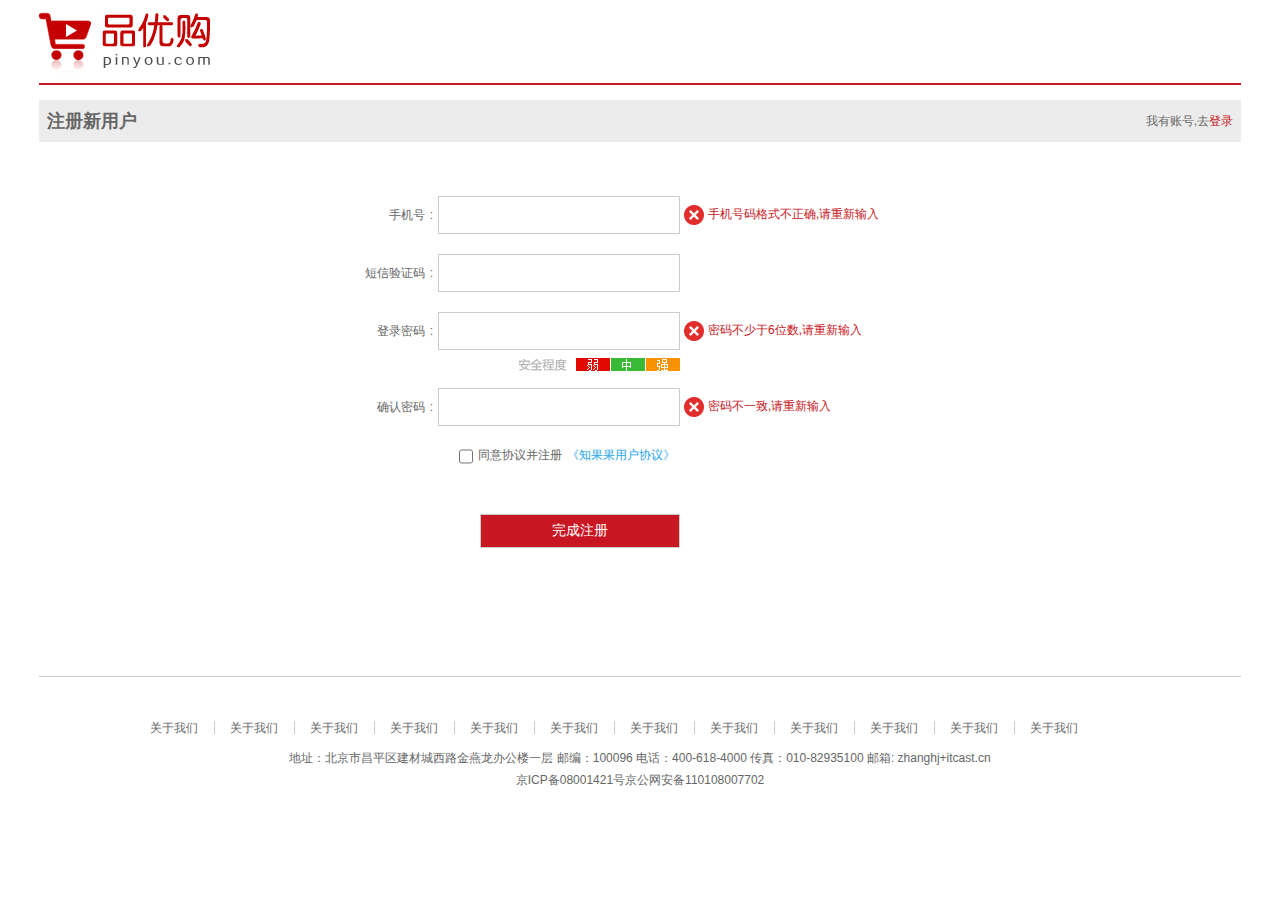
<file: 品优购/zhuce.html>
<!DOCTYPE html>
<html lang="en">
<head>
	<meta charset="UTF-8">
	<title>Document</title>

	<link rel="stylesheet" href="font/iconfont.css">
	<link rel="stylesheet" href="css/base.css">
	<link rel="stylesheet" href="css/zhuce.css">
</head>
<body>

	<!-- top -->
	<div class="top">
		<div class="w">
			<div class="logo"></div>
		</div>
	</div>

	<!-- zhuce -->
	<div class="zhuce">
		<div class="w clearfix">
			<h3 class="fl" >注册新用户</h3>
			<a class="fr" href="">登录</a>
			<span class="fr" >我有账号,去</span>
		</div>
	</div>
	
	<!-- input -->
	<div class="input">
		<div class="w">
			<div class="left">
				<div class="xx">
					<span>手机号</span><span>:</span><input type="text">
					
				</div>
				<div class="xx">
					<span>短信验证码</span><span>:</span><input type="text">
				</div>
				<div class="xx">
					<span>登录密码</span><span>:</span><input type="password"><br>
					<img src="images/mm.png" alt="">
				</div>
				<div class="xx">
					<span>确认密码</span><span>:</span><input type="password">
					
				</div>
				
				<input type="checkbox" ><p>同意协议并注册<span>《知果果用户协议》</span></p><br>
				<input type="button" value="完成注册">
			</div>
			<div class="right">
				<p><img src="images/x.png" alt="">手机号码格式不正确,请重新输入</p>
				<p><img src="images/x.png" alt="">密码不少于6位数,请重新输入</p>
				<p><img src="images/x.png" alt="">密码不一致,请重新输入</p>
			</div>

		</div>
	</div>

	<!--last  -->
	<div class="last">
		<div class="w">
			<div class="last clearfix">
				<ul>
					<li class="li br"><a href="#">关于我们</a></li>
					<li class="li br"><a href="#">关于我们</a></li>
					<li class="li br"><a href="#">关于我们</a></li>
					<li class="li br"><a href="#">关于我们</a></li>
					<li class="li br"><a href="#">关于我们</a></li>
					<li class="li br"><a href="#">关于我们</a></li>
					<li class="li br"><a href="#">关于我们</a></li>
					<li class="li br"><a href="#">关于我们</a></li>
					<li class="li br"><a href="#">关于我们</a></li>
					<li class="li br"><a href="#">关于我们</a></li>
					<li class="li br"><a href="#">关于我们</a></li>
					<li class="li "><a href="#">关于我们</a></li>
				</ul>
				<br>
				<p>地址：北京市昌平区建材城西路金燕龙办公楼一层 邮编：100096 电话：400-618-4000 传真：010-82935100 邮箱: zhanghj+itcast.cn</p>
				<p>京ICP备08001421号京公网安备110108007702</p>
			</div>
		</div>
	</div>
	
</body>
</html>
</file>
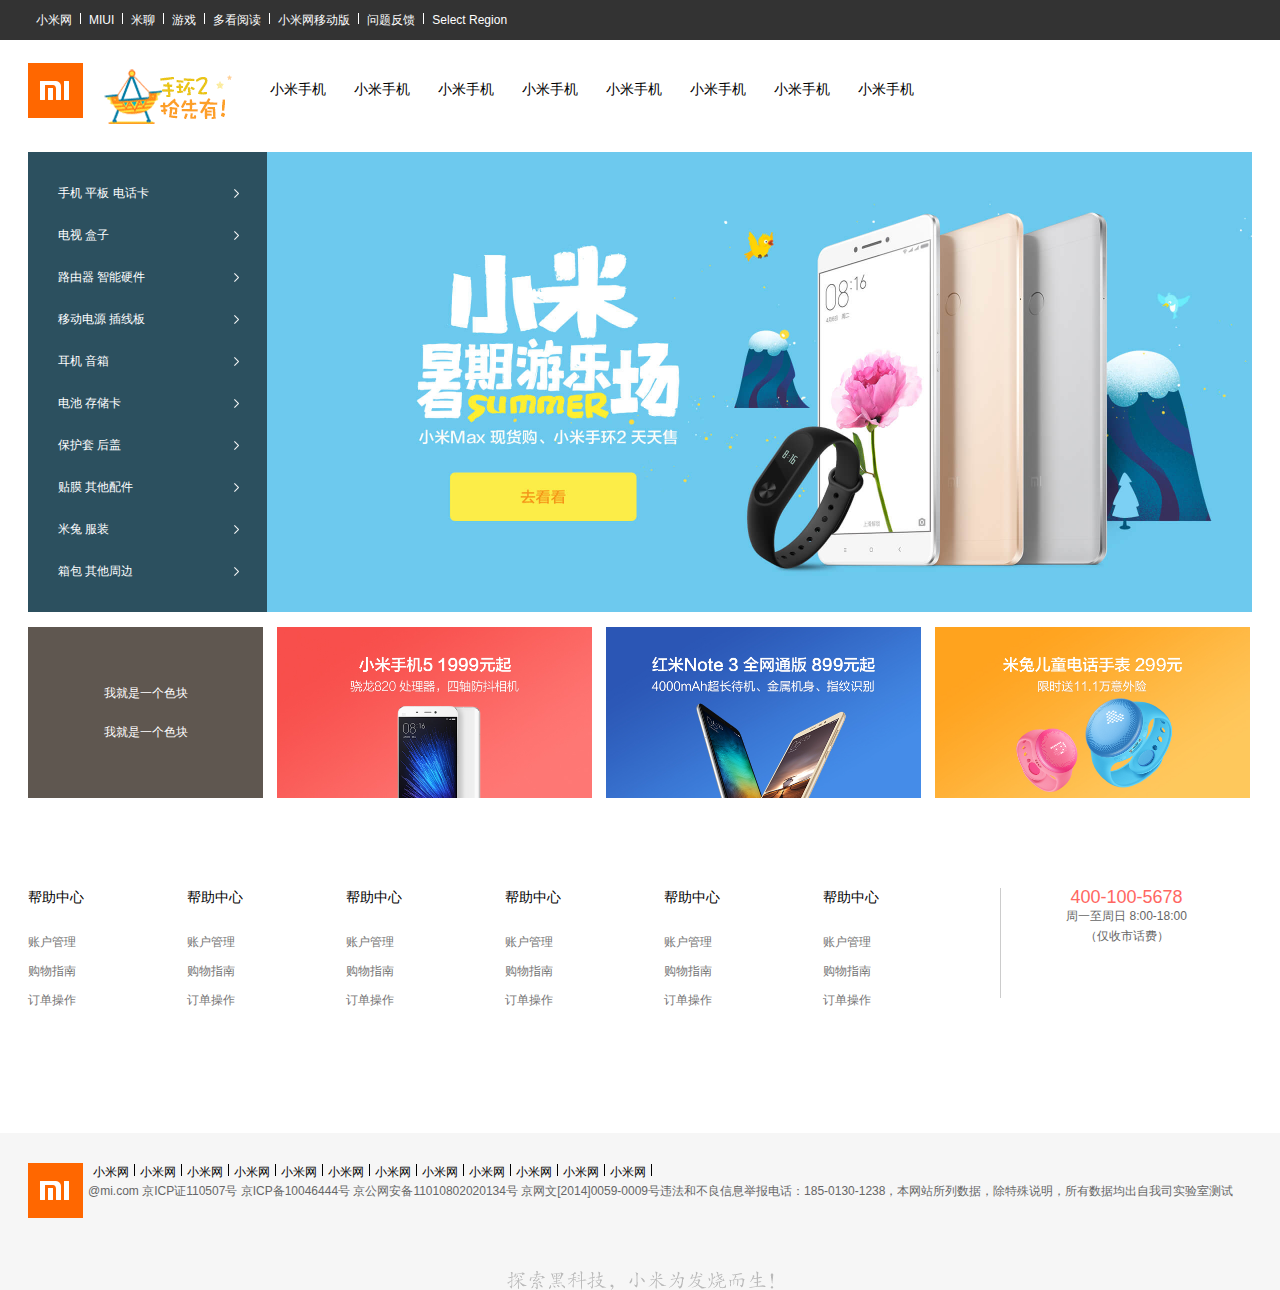
<file: 小小米/xiaomi.html>
<!DOCTYPE html>
<html lang="en">
<head>
	<meta charset="UTF-8">
	<title>Document</title>
	<link rel="stylesheet" href="font/iconfont.css">
	<link rel="stylesheet" href="css/base.css">
	<link rel="stylesheet" href="css/xiaomi.css">
</head>
<body>
	<!-- top -->
	<div class="top">
		<div class="w">
			<ul class="clearfix">
				<li><a href="#">小米网</a><i></i></li>
				<li><a href="#">MIUI</a><i></i></li>
				<li><a href="#">米聊</a><i></i></li>
				<li><a href="#">游戏</a><i></i></li>
				<li><a href="#">多看阅读</a><i></i></li>
				<li><a href="#">小米网移动版</a><i></i></li>
				<li><a href="#">问题反馈</a><i></i></li>
				<li><a href="#">Select Region</a></li>
				
			</ul>
		</div>
	</div>
	
	<!-- nav -->
	<div class="nav clearfix">
		<div class="w ">
			<div class="logo fl"></div>
			<div class="shou fl">
				<img src="images/haidaoquannew.gif" alt="">
			</div>
			<ul class="clearfix">
				<li><a href="#">小米手机</a></li>
				<li><a href="#">小米手机</a></li>
				<li><a href="#">小米手机</a></li>
				<li><a href="#">小米手机</a></li>
				<li><a href="#">小米手机</a></li>
				<li><a href="#">小米手机</a></li>
				<li><a href="#">小米手机</a></li>
				<li><a href="#">小米手机</a></li>
			</ul>
		</div>
	</div>
	
	<!-- banner -->
	<div class="banner clearfix">
		<div class="w clearfix">
			<div class="left fl">
				<ul>
					<li><a href="#">手机 平板 电话卡</a></li>
					<li><a href="#">电视 盒子</a></li>
					<li><a href="#">路由器 智能硬件</a></li>
					<li><a href="#">移动电源 插线板</a></li>
					<li><a href="#">耳机 音箱</a></li>
					<li><a href="#">电池 存储卡</a></li>
					<li><a href="#">保护套 后盖</a></li>
					<li><a href="#">贴膜 其他配件</a></li>
					<li><a href="#">米兔 服装</a></li>
					<li><a href="#">箱包 其他周边</a></li>
				</ul>
			</div>
			<div class="right fr"></div>
		</div>
	</div>
	
	<!-- ad -->
	<div class="ad clearfix">
		<div class="w clearfix">
			<div class="one fl">
				<p>我就是一个色块</p>
				<p>我就是一个色块</p>
			</div>
			<div class="two fl">
				<img src="images/2.jpg" alt="">
			</div>
			<div class="two fl">
				<img src="images/1.jpg" alt="">
			</div>
			<div class="two fl mr">
				<img src="images/3.jpg" alt="">
			</div>
			

		</div>
	</div>

	<!-- fw -->
	<div class="fw clearfix">
		<div class="w clearfix">
			<dl>
				<dt>帮助中心</dt>
				<dd>账户管理</dd>
				<dd>购物指南</dd>
				<dd>订单操作</dd>
			</dl>
			<dl>
				<dt>帮助中心</dt>
				<dd>账户管理</dd>
				<dd>购物指南</dd>
				<dd>订单操作</dd>
			</dl>
			<dl>
				<dt>帮助中心</dt>
				<dd>账户管理</dd>
				<dd>购物指南</dd>
				<dd>订单操作</dd>
			</dl>
			<dl>
				<dt>帮助中心</dt>
				<dd>账户管理</dd>
				<dd>购物指南</dd>
				<dd>订单操作</dd>
			</dl>
			<dl>
				<dt>帮助中心</dt>
				<dd>账户管理</dd>
				<dd>购物指南</dd>
				<dd>订单操作</dd>
			</dl>
			<dl>
				<dt>帮助中心</dt>
				<dd>账户管理</dd>
				<dd>购物指南</dd>
				<dd>订单操作</dd>
			</dl>
			<div class="tel fr">
				<h3>400-100-5678</h3>
				<p>周一至周日 8:00-18:00 </p>
				<p>（仅收市话费）</p>
			</div>
		</div>
	</div>

	<!-- last -->
	<div class="last">
		<div class="w">
			<div class="logo fl"></div>
			<ul>
				<li><a href="#">小米网</a><i></i></li>
				<li><a href="#">小米网</a><i></i></li>
				<li><a href="#">小米网</a><i></i></li>
				<li><a href="#">小米网</a><i></i></li>
				<li><a href="#">小米网</a><i></i></li>
				<li><a href="#">小米网</a><i></i></li>
				<li><a href="#">小米网</a><i></i></li>
				<li><a href="#">小米网</a><i></i></li>
				<li><a href="#">小米网</a><i></i></li>
				<li><a href="#">小米网</a><i></i></li>
				<li><a href="#">小米网</a><i></i></li>
				<li><a href="#">小米网</a><i></i></li>
			</ul>
			<br>
			<p>@mi.com 京ICP证110507号 京ICP备10046444号 京公网安备11010802020134号 京网文[2014]0059-0009号 </p>
			<p>违法和不良信息举报电话：185-0130-1238，本网站所列数据，除特殊说明，所有数据均出自我司实验室测试</p>
		</div>
	</div>
</body>
</html>
</file>
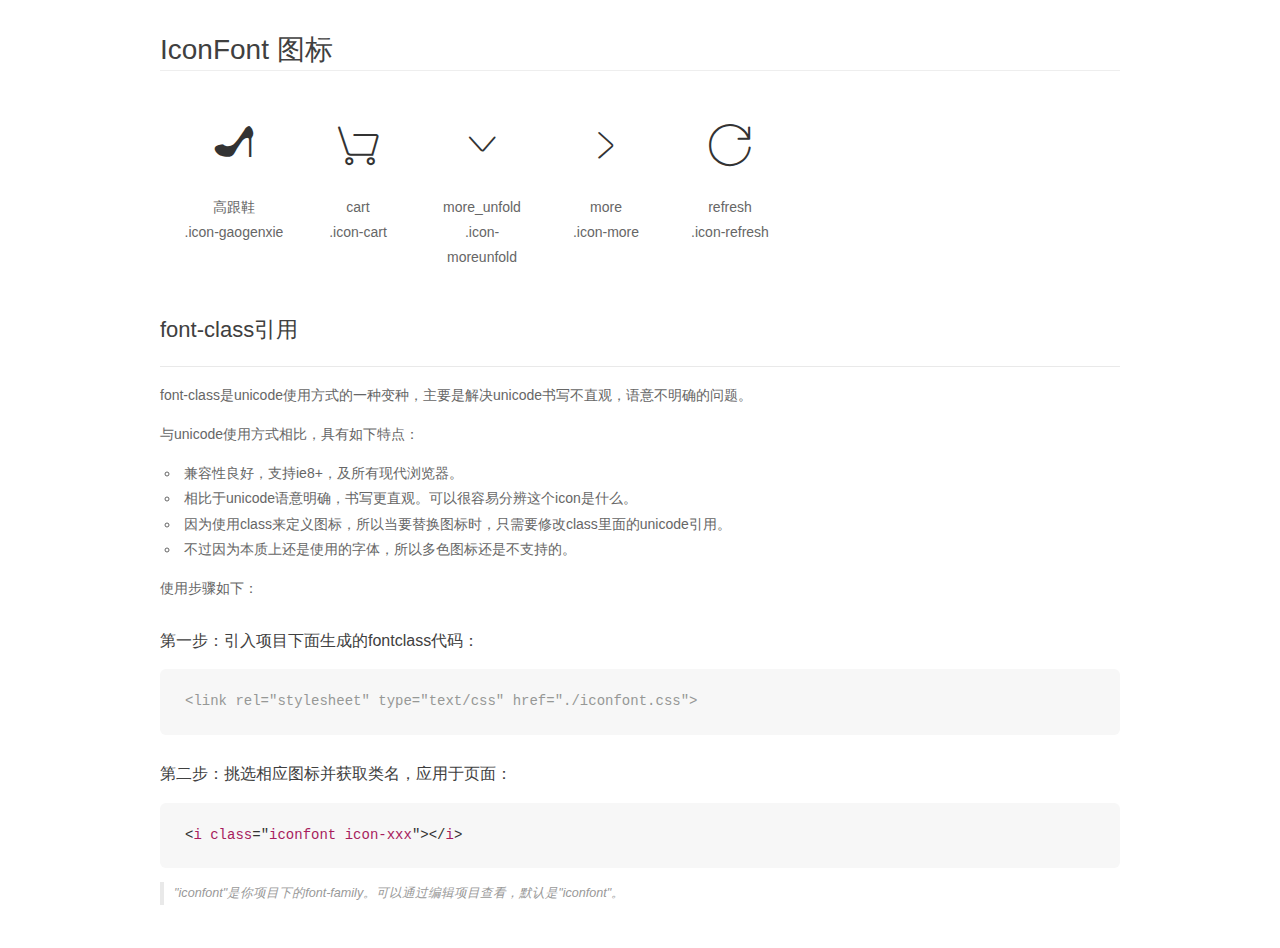
<file: 品优购/font/demo_fontclass.html>
<!DOCTYPE html>
<html>
<head>
    <meta charset="utf-8"/>
    <title>IconFont</title>
    <link rel="stylesheet" href="demo.css">
    <link rel="stylesheet" href="iconfont.css">
</head>
<body>
    <div class="main markdown">
        <h1>IconFont 图标</h1>
        <ul class="icon_lists clear">
            
                <li>
                <i class="icon iconfont icon-gaogenxie"></i>
                    <div class="name">高跟鞋</div>
                    <div class="fontclass">.icon-gaogenxie</div>
                </li>
            
                <li>
                <i class="icon iconfont icon-cart"></i>
                    <div class="name">cart</div>
                    <div class="fontclass">.icon-cart</div>
                </li>
            
                <li>
                <i class="icon iconfont icon-moreunfold"></i>
                    <div class="name">more_unfold</div>
                    <div class="fontclass">.icon-moreunfold</div>
                </li>
            
                <li>
                <i class="icon iconfont icon-more"></i>
                    <div class="name">more</div>
                    <div class="fontclass">.icon-more</div>
                </li>
            
                <li>
                <i class="icon iconfont icon-refresh"></i>
                    <div class="name">refresh</div>
                    <div class="fontclass">.icon-refresh</div>
                </li>
            
        </ul>

        <h2 id="font-class-">font-class引用</h2>
        <hr>

        <p>font-class是unicode使用方式的一种变种，主要是解决unicode书写不直观，语意不明确的问题。</p>
        <p>与unicode使用方式相比，具有如下特点：</p>
        <ul>
        <li>兼容性良好，支持ie8+，及所有现代浏览器。</li>
        <li>相比于unicode语意明确，书写更直观。可以很容易分辨这个icon是什么。</li>
        <li>因为使用class来定义图标，所以当要替换图标时，只需要修改class里面的unicode引用。</li>
        <li>不过因为本质上还是使用的字体，所以多色图标还是不支持的。</li>
        </ul>
        <p>使用步骤如下：</p>
        <h3 id="-fontclass-">第一步：引入项目下面生成的fontclass代码：</h3>


        <pre><code class="lang-js hljs javascript"><span class="hljs-comment">&lt;link rel="stylesheet" type="text/css" href="./iconfont.css"&gt;</span></code></pre>
        <h3 id="-">第二步：挑选相应图标并获取类名，应用于页面：</h3>
        <pre><code class="lang-css hljs">&lt;<span class="hljs-selector-tag">i</span> <span class="hljs-selector-tag">class</span>="<span class="hljs-selector-tag">iconfont</span> <span class="hljs-selector-tag">icon-xxx</span>"&gt;&lt;/<span class="hljs-selector-tag">i</span>&gt;</code></pre>
        <blockquote>
        <p>"iconfont"是你项目下的font-family。可以通过编辑项目查看，默认是"iconfont"。</p>
        </blockquote>
    </div>
</body>
</html>
</file>
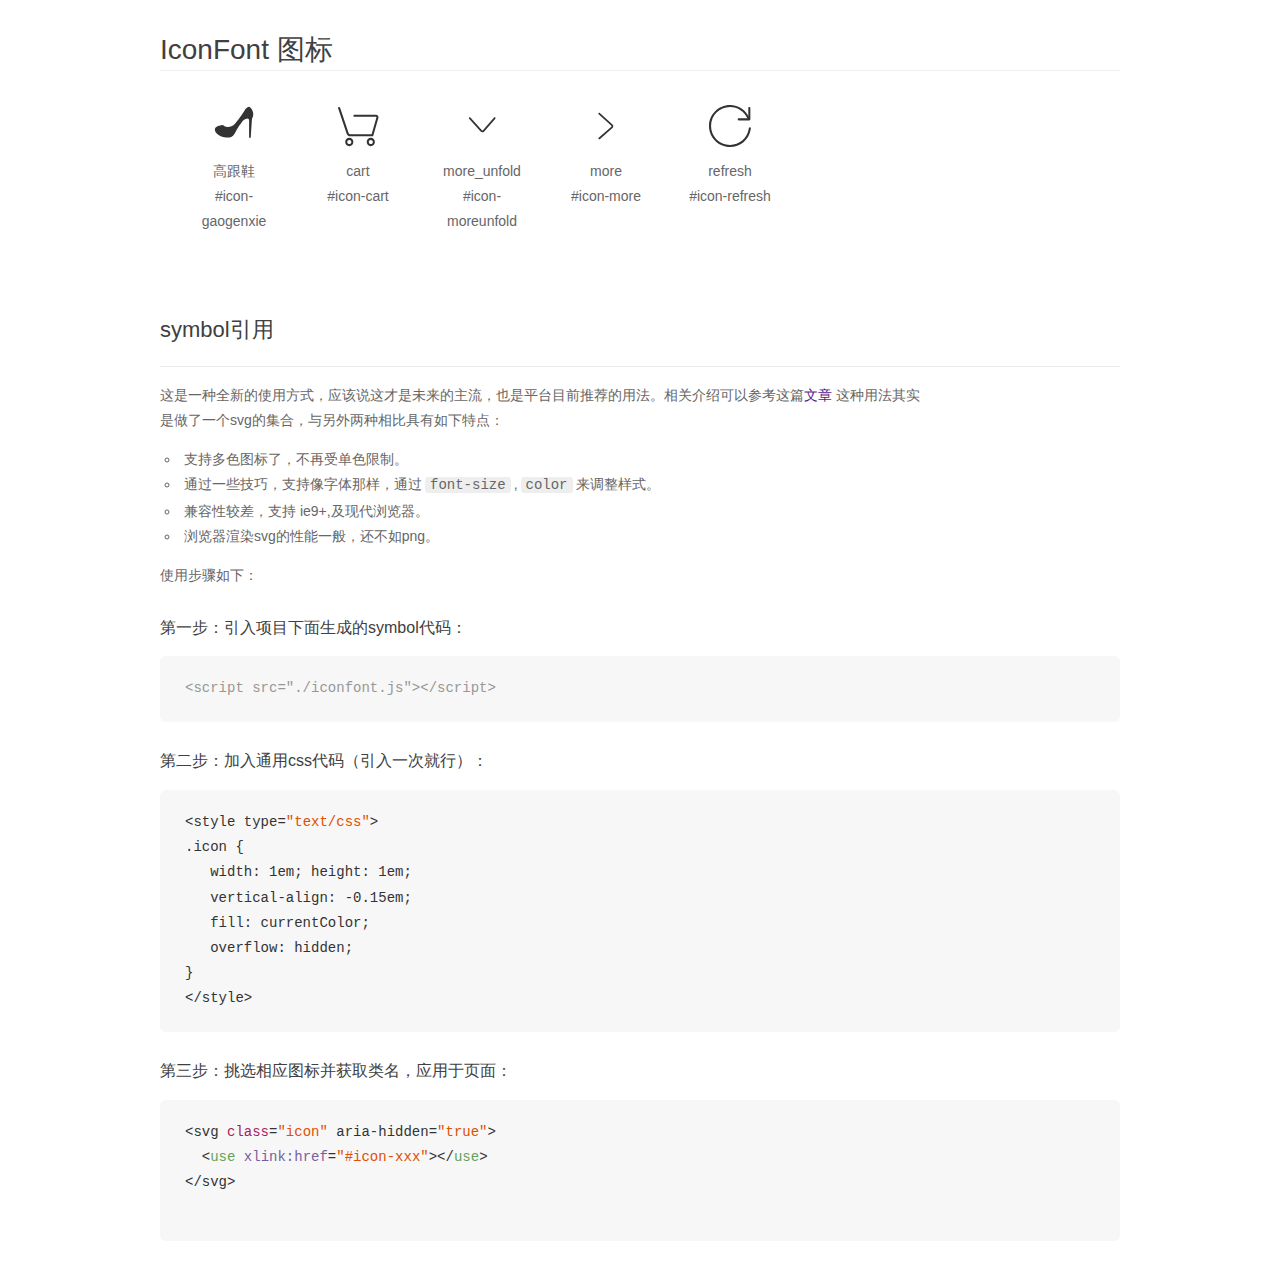
<file: 品优购/font/demo_symbol.html>
<!DOCTYPE html>
<html>
<head>
    <meta charset="utf-8"/>
    <title>IconFont</title>
    <link rel="stylesheet" href="demo.css">
    <script src="iconfont.js"></script>

    <style type="text/css">
        .icon {
          /* 通过设置 font-size 来改变图标大小 */
          width: 1em; height: 1em;
          /* 图标和文字相邻时，垂直对齐 */
          vertical-align: -0.15em;
          /* 通过设置 color 来改变 SVG 的颜色/fill */
          fill: currentColor;
          /* path 和 stroke 溢出 viewBox 部分在 IE 下会显示
             normalize.css 中也包含这行 */
          overflow: hidden;
        }

    </style>
</head>
<body>
    <div class="main markdown">
        <h1>IconFont 图标</h1>
        <ul class="icon_lists clear">
            
                <li>
                    <svg class="icon" aria-hidden="true">
                        <use xlink:href="#icon-gaogenxie"></use>
                    </svg>
                    <div class="name">高跟鞋</div>
                    <div class="fontclass">#icon-gaogenxie</div>
                </li>
            
                <li>
                    <svg class="icon" aria-hidden="true">
                        <use xlink:href="#icon-cart"></use>
                    </svg>
                    <div class="name">cart</div>
                    <div class="fontclass">#icon-cart</div>
                </li>
            
                <li>
                    <svg class="icon" aria-hidden="true">
                        <use xlink:href="#icon-moreunfold"></use>
                    </svg>
                    <div class="name">more_unfold</div>
                    <div class="fontclass">#icon-moreunfold</div>
                </li>
            
                <li>
                    <svg class="icon" aria-hidden="true">
                        <use xlink:href="#icon-more"></use>
                    </svg>
                    <div class="name">more</div>
                    <div class="fontclass">#icon-more</div>
                </li>
            
                <li>
                    <svg class="icon" aria-hidden="true">
                        <use xlink:href="#icon-refresh"></use>
                    </svg>
                    <div class="name">refresh</div>
                    <div class="fontclass">#icon-refresh</div>
                </li>
            
        </ul>


        <h2 id="symbol-">symbol引用</h2>
        <hr>

        <p>这是一种全新的使用方式，应该说这才是未来的主流，也是平台目前推荐的用法。相关介绍可以参考这篇<a href="">文章</a>
        这种用法其实是做了一个svg的集合，与另外两种相比具有如下特点：</p>
        <ul>
          <li>支持多色图标了，不再受单色限制。</li>
          <li>通过一些技巧，支持像字体那样，通过<code>font-size</code>,<code>color</code>来调整样式。</li>
          <li>兼容性较差，支持 ie9+,及现代浏览器。</li>
          <li>浏览器渲染svg的性能一般，还不如png。</li>
        </ul>
        <p>使用步骤如下：</p>
        <h3 id="-symbol-">第一步：引入项目下面生成的symbol代码：</h3>
        <pre><code class="lang-js hljs javascript"><span class="hljs-comment">&lt;script src="./iconfont.js"&gt;&lt;/script&gt;</span></code></pre>
        <h3 id="-css-">第二步：加入通用css代码（引入一次就行）：</h3>
        <pre><code class="lang-js hljs javascript">&lt;style type=<span class="hljs-string">"text/css"</span>&gt;
.icon {
   width: <span class="hljs-number">1</span>em; height: <span class="hljs-number">1</span>em;
   vertical-align: <span class="hljs-number">-0.15</span>em;
   fill: currentColor;
   overflow: hidden;
}
&lt;<span class="hljs-regexp">/style&gt;</span></code></pre>
        <h3 id="-">第三步：挑选相应图标并获取类名，应用于页面：</h3>
        <pre><code class="lang-js hljs javascript">&lt;svg <span class="hljs-class"><span class="hljs-keyword">class</span></span>=<span class="hljs-string">"icon"</span> aria-hidden=<span class="hljs-string">"true"</span>&gt;<span class="xml"><span class="hljs-tag">
  &lt;<span class="hljs-name">use</span> <span class="hljs-attr">xlink:href</span>=<span class="hljs-string">"#icon-xxx"</span>&gt;</span><span class="hljs-tag">&lt;/<span class="hljs-name">use</span>&gt;</span>
</span>&lt;<span class="hljs-regexp">/svg&gt;
        </span></code></pre>
    </div>
</body>
</html>
</file>
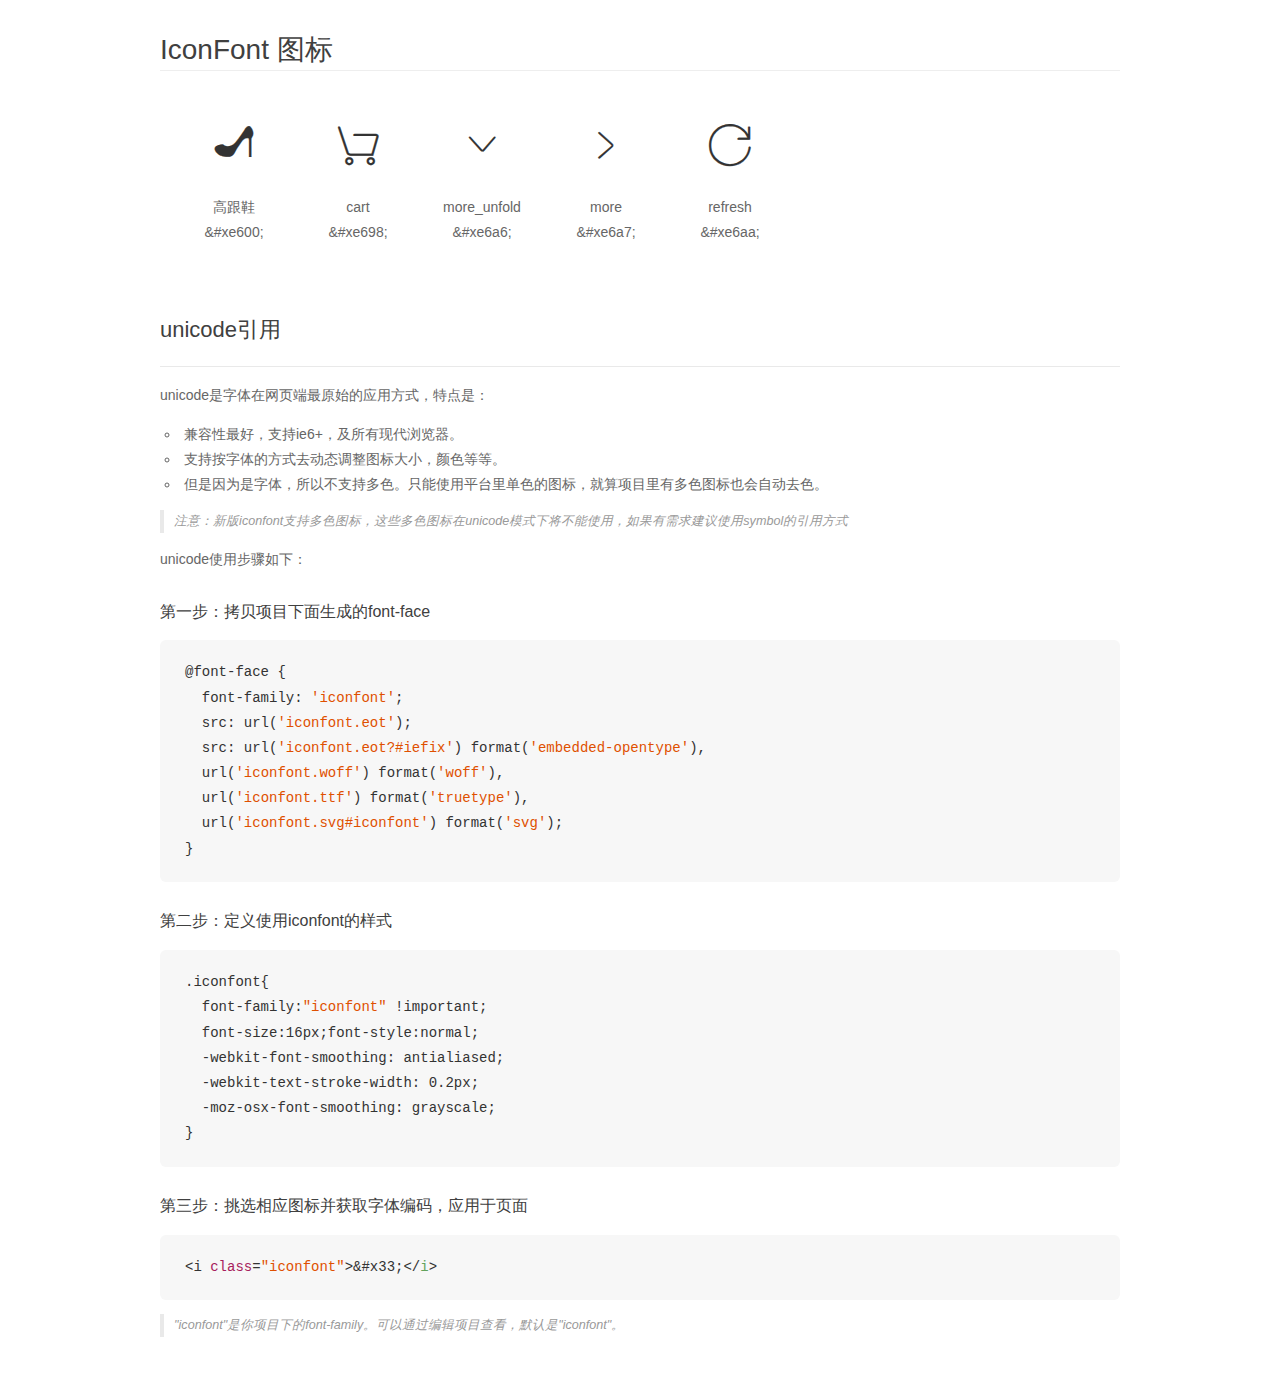
<file: 品优购/font/demo_unicode.html>
<!DOCTYPE html>
<html>
<head>
    <meta charset="utf-8"/>
    <title>IconFont</title>
    <link rel="stylesheet" href="demo.css">

    <style type="text/css">

        @font-face {font-family: "iconfont";
          src: url('iconfont.eot'); /* IE9*/
          src: url('iconfont.eot#iefix') format('embedded-opentype'), /* IE6-IE8 */
          url('iconfont.woff') format('woff'), /* chrome, firefox */
          url('iconfont.ttf') format('truetype'), /* chrome, firefox, opera, Safari, Android, iOS 4.2+*/
          url('iconfont.svg#iconfont') format('svg'); /* iOS 4.1- */
        }

        .iconfont {
          font-family:"iconfont" !important;
          font-size:16px;
          font-style:normal;
          -webkit-font-smoothing: antialiased;
          -webkit-text-stroke-width: 0.2px;
          -moz-osx-font-smoothing: grayscale;
        }

    </style>
</head>
<body>
    <div class="main markdown">
        <h1>IconFont 图标</h1>
        <ul class="icon_lists clear">
            
                <li>
                <i class="icon iconfont">&#xe600;</i>
                    <div class="name">高跟鞋</div>
                    <div class="code">&amp;#xe600;</div>
                </li>
            
                <li>
                <i class="icon iconfont">&#xe698;</i>
                    <div class="name">cart</div>
                    <div class="code">&amp;#xe698;</div>
                </li>
            
                <li>
                <i class="icon iconfont">&#xe6a6;</i>
                    <div class="name">more_unfold</div>
                    <div class="code">&amp;#xe6a6;</div>
                </li>
            
                <li>
                <i class="icon iconfont">&#xe6a7;</i>
                    <div class="name">more</div>
                    <div class="code">&amp;#xe6a7;</div>
                </li>
            
                <li>
                <i class="icon iconfont">&#xe6aa;</i>
                    <div class="name">refresh</div>
                    <div class="code">&amp;#xe6aa;</div>
                </li>
            
        </ul>
        <h2 id="unicode-">unicode引用</h2>
        <hr>

        <p>unicode是字体在网页端最原始的应用方式，特点是：</p>
        <ul>
        <li>兼容性最好，支持ie6+，及所有现代浏览器。</li>
        <li>支持按字体的方式去动态调整图标大小，颜色等等。</li>
        <li>但是因为是字体，所以不支持多色。只能使用平台里单色的图标，就算项目里有多色图标也会自动去色。</li>
        </ul>
        <blockquote>
        <p>注意：新版iconfont支持多色图标，这些多色图标在unicode模式下将不能使用，如果有需求建议使用symbol的引用方式</p>
        </blockquote>
        <p>unicode使用步骤如下：</p>
        <h3 id="-font-face">第一步：拷贝项目下面生成的font-face</h3>
        <pre><code class="lang-js hljs javascript">@font-face {
  font-family: <span class="hljs-string">'iconfont'</span>;
  src: url(<span class="hljs-string">'iconfont.eot'</span>);
  src: url(<span class="hljs-string">'iconfont.eot?#iefix'</span>) format(<span class="hljs-string">'embedded-opentype'</span>),
  url(<span class="hljs-string">'iconfont.woff'</span>) format(<span class="hljs-string">'woff'</span>),
  url(<span class="hljs-string">'iconfont.ttf'</span>) format(<span class="hljs-string">'truetype'</span>),
  url(<span class="hljs-string">'iconfont.svg#iconfont'</span>) format(<span class="hljs-string">'svg'</span>);
}
</code></pre>
        <h3 id="-iconfont-">第二步：定义使用iconfont的样式</h3>
        <pre><code class="lang-js hljs javascript">.iconfont{
  font-family:<span class="hljs-string">"iconfont"</span> !important;
  font-size:<span class="hljs-number">16</span>px;font-style:normal;
  -webkit-font-smoothing: antialiased;
  -webkit-text-stroke-width: <span class="hljs-number">0.2</span>px;
  -moz-osx-font-smoothing: grayscale;
}
</code></pre>
        <h3 id="-">第三步：挑选相应图标并获取字体编码，应用于页面</h3>
        <pre><code class="lang-js hljs javascript">&lt;i <span class="hljs-class"><span class="hljs-keyword">class</span></span>=<span class="hljs-string">"iconfont"</span>&gt;&amp;#x33;<span class="xml"><span class="hljs-tag">&lt;/<span class="hljs-name">i</span>&gt;</span></span></code></pre>

        <blockquote>
        <p>"iconfont"是你项目下的font-family。可以通过编辑项目查看，默认是"iconfont"。</p>
        </blockquote>
    </div>


</body>
</html>
</file>
<file: 学成网/css/base.css>
@charset "UTF-8";

html, body, ul, li, ol, dl, dd, dt, p, h1, h2, h3, h4, h5, h6, form, fieldset, legend, img {
  margin: 0;
  padding: 0;
}

fieldset, img, input, button, textarea {
  border: none;
  padding: 0;
  margin: 0;
  outline-style: none;
}

ul, ol {
  list-style: none;
}

input {
  font-family: "SimSun", "宋体";
}

select, input, textarea {
  font-size: 12px;
  margin: 0;
}

textarea {
  resize: none;
}

img {
  border: 0;
  vertical-align: middle;
}

table {
  border-collapse: collapse;
}

body {
  font: 12px/18px Microsoft YaHei, Arial, Verdana, "SimSun";
  color: #666;
  background: #F6F6F6;
}

.clearfix::before,
.clearfix::after {
  content: "";
  display: table;
}

.clearfix::after {
  clear: both;
}

.clearfix {
  *zoom: 1;
}

a {
  color: #666;
  text-decoration: none;
}

a:hover {
  color: #C81623;
}

h1, h2, h3, h4, h5, h6 {
  text-decoration: none;
  font-weight: normal;
  font-size: 100%;
}

s, i, em {
  font-style: normal;
  text-decoration: none;
}

.fl {
  float: left;
}

.fr {
  float: right;
}

.w {
  width: 1200px;
  margin: 0 auto;
}
</file>
<file: 学成网/css/index.css>
/*logo 开始*/
	.logo {
		height: 100px;
		/*background: red;*/
	}
	.logo .logo_banxin {
		width: 1334px;
		padding-top: 30px;
		/*background: pink;*/
		margin: 0 auto;
	}
	.logo .logo_banxin .logo_xc {
		height: 41px;
		width: 195px;
		background: url(../images/logo.png);
		margin-right: 33px;
	}
	.logo .logo_banxin li {
		float: left;
		height: 38px;
		line-height: 38px;
		margin-right: 27px;
	}
	.logo .logo_banxin li>a {
		padding: 0px 10px;
		color: black;
		font-size: 18px;
		height: 38px;

	}
	.logo .logo_banxin li:hover {
		font-weight: bold;
		border-bottom: 2px solid #00a4ff;
	}
	.logo .logo_banxin .input {
		width: 410px;
		height: 80px;

	}
	.logo .input input[type="text"] {
		width: 360px;
		height: 38px;
		border: 1px solid rgb(0, 164, 255);
		vertical-align: top;
		text-indent: 2em;
	}
	.logo .input input[type="button"] {
		width: 48px;
		height: 40px;
		background:  #00a4ff url(../images/search.png) no-repeat center;
	}
	.logo .user .user_center {
		width: 48px;
		height: 40px;
		line-height: 40px;
		margin: 0 12px;
		color: #666;
		font-size: 14px;
		
	}
	.logo .user .msg {
		margin-top: 5px;
		margin-right: 10px;

	}
	.logo .user .icon {
		height: 30px;
		width: 30px;
		border-radius: 50%;
		/*margin-top: 5px;*/
		margin-right: 20px;
	}
	.logo .user .icon>img {
		/*height: 30px;
		width: 30px;*/
	}
	.logo .user .username {
		height: 40px;
		line-height: 40px;
		color: #666;
		font-size: 14px;
	}
	
/*logo 结束*/

/*banner 开始*/
	.banner {
		height: 420px;
		background: #1c036c;
	}
	.banner .content {
		height: 420px;
		background: url(../images/banner.png) ;
		position: relative;
	}
	.banner .content .list {
		height: 409px;
		width: 160px;
		background: rgba(0,0,0,0.3);
		padding-top: 11px;
		padding-left: 20px;
	}
	.banner .content .list ul li {
		height: 45px;
		width:160px; 
		line-height: 45px;
		font-size: 14px;

	}
	.banner .content .list ul li>a {
		color: #ffffff;
		height: 45px;
		width:150px; 
		line-height: 45px;
		font-size: 14px;
		display: block;
		background: url(../images/jiantou2.png) no-repeat right 18px;
	}
	.banner .content .list ul li>a:hover {
		background: url(../images/jiantou1.png) no-repeat right 18px;
		color:#00b4ff;
	}	
	.banner .content .dian ul {
		width: 162px;
		height: 46px;
		position: absolute;
		bottom: 0px;
		left: 50%;

		transform: translateX(-70%);
	}
	.banner .content .dian ul li {
		width: 27px;
		height: 46px;
		float:left;
		background: url(../images/dian2.png) no-repeat center top;
	}
	.banner .content .dian ul li:first-child {
		width: 27px;
		height: 46px;
		background: url(../images/dian1.png) no-repeat center top;
	}
	.banner .content .table {
		width: 228px;
		height: 300px;
		background: #fff;
		position: absolute;
		top: 50px;
		right: 0px;
	}
	.banner .content .table h2 {
		height: 48px;
		line-height: 48px;
		text-align: center;
		background: #9bceea;
		font-size: 18px;
		font-weight: bold;
		color: white;
		margin-bottom: 11px;
	}
	.banner .content .table ul li {
		width: 192px;
		height: 60px;
		margin: 0 auto;

	}
	.banner .content .table ul li:nth-child(2) {
		border-top: 1px solid #efefef;
		border-bottom: 1px solid #efefef;
	}
	.banner .content .table  p:nth-child(1) {
		font-size: 14px;
		color: black;
		padding-top: 8px;
		padding-bottom:5px ;
	}
	.banner .content .table  p:nth-child(2) {
		font-size: 12px;
		color: #a5a5a5;
	}
	.banner .content .table li:nth-child(3) p {
		color: #26abff;
	}
	.banner .content .table input {
		width: 198px;
		height: 38px;
		border: 1px solid #26abff;
		color: #26abff;
		position: absolute;
		text-align: center;
		font-size: 16px;
		font-weight: bold;
		bottom: 12px;
		right: 14px;

	}



/*banner 结束*/


/*tuijian_nav 开始*/

.tuijian_nav {
	margin-top:8px ;
	margin-bottom: 16px;
	height: 60px;
	background: #f3f5f7;
}
.tuijian_nav .w {
	padding-top: 21px;
	height: 39px;
	background: #fff;
	box-shadow: 0px 1px 2px 0px #ccc;
}
.tuijian_nav h3 {
	width: 132px;
	text-align: center;
	font-size: 14px;
	font-weight: bold;
	color: #00a4ff;
	float: left;
}
.tuijian_nav ul li {
	
	float: left;
}
.tuijian_nav ul li>a {
	width: 132px;
	display: inline-block;
	text-align: center;
	font-size: 14px;
	color: black;
}
.tuijian_nav ul li::before {
	content: "";
	display: inline-block;
	width: 1px;
	height: 16px;
	background: #ccc;
}
.tuijian_nav .like {
	margin-right: 61px;
	font-size: 14px;
	color: #00a4ff;
}

/*tuijian_nav 结束*/


/*tuijian 开始*/
.tuijian {
	height: 632px;
	color: #f3f5f7;

}
.tuijian h3 {
	height: 61px;
	line-height: 61px;
	font-size: 20px;
	color: #494949;
	/*float: left;*/
}
.tuijian a {
	font-size: 14px;
	margin-top: 25px;
	margin-right:31px ;
	color: #a5a5a5;
	float: right;
}
 .card {
	width: 229px;
	height: 270px;
	margin-right: 13px;	
	margin-bottom: 20px;
	position: relative;
	
}
.card:hover {
	transform: translateY(-10px);
	box-shadow: 0px 5px 10px 5px #666;
	transition: all 1s;
}

.mr0 {
	margin-right: 0px !important;
}
 .card .img img {
	width: 229px;
	display: block;
}
 .card .wz {
	padding: 20px 24px;
	margin: 3px;
	margin-top: 0px;
	background: #fff;

}
 .card .wz p {
	height: 20px;
	line-height: 20px;
	color: black;
	font-weight: bold;
	font-size: 14px;
}
 .card .wz .gj {
	margin-top: 40px;
}
.tuijian .gj span:nth-child(1)  {
	color: #ff9159 ;
}
.tuijian .gj span:nth-child(2)  {
	color: #999999 ;
	margin:5px 8px;
}
.tuijian .gj span:nth-child(3) {
	color: #999999 ;
}
.tuijian .card:nth-child(1) {
	
}

.new::before,
.old::before,
.hot::before {

	content: '';
	display: inline-block;
	width: 40px;
	height: 24px;
	position: absolute;
	right: -3px;
	top: 10px;
}

.new::before {

	background: url(../images/new.png) no-repeat center;
}

.hot::before {

	background: url(../images/hot.png) no-repeat center;
}

.old::before {

	background: url(../images/old.png) no-repeat center;
}


/*tuijian 结束*/


/*cb 开始*/
.cb {
	width: 157px;
	height: 415px;
	background: #fff;
	position:fixed;
	left: 0px;
	bottom: 0px;
	padding-top: 10px;
	padding-left: 26px;
}
.cb ul li>a {
	color: black;
	font-size: 14px;
	height: 47px;
	line-height: 47px;

}
.cb ul li>a:hover {
	color: #00a4ff;

}

/*cb 结束*/

/*nav_head 开始*/
.nav_head {
	height: 64px;
	margin-top:16px ;
}
.nav_head h3 {
	font-size: 20px;
	line-height: 64px;
	float: left;
	color: black;
	height: 64px;
	width: 432px;
}
.nav_head .nav_center ul li {
	float: left;
}
.nav_head .nav_center ul li>a {
	height: 64px;
	width: 102px;
	display: inline-block;
	line-height: 64px;
	font-size: 14px;
	color: #868686

}
.nav_head .nav_center ul li>a:hover {
	color: #00a4ff
}

.nav_head .all {
	font-size: 14px;
	margin-top: 25px;
	margin-right:31px ;
	color: #a5a5a5;
	float: right;

}


/*nav_head 结束*/

/*php 开始*/
.php {
	float: left;
	width: 228px;
	height: 392px;
	background: url(../images/php_02.png);
	margin-right: 14px;
}
.kuaile {
	width: 957px;
	height: 100px;
	float: right;
	margin-bottom: 20px;
	background: red url(../images/kuaile.png);
}



/*php 结束*/

/*nr 开始*/
.nr {
	height: 64px;
	margin-top:16px ;
}
.nr .nr_head h3 {
	font-size: 20px;
	line-height: 64px;
	float: left;
	color: black;
	height: 64px;
	width: 432px;
}
.nr .nr_body .teacher {
	width: 229px;
	height: 310px;
	background: url(../images/tang.png) center;
	overflow: hidden;
	float: left;
	margin-right: 9px;
	margin-bottom: 33px;
	position: relative;

}
.nr .nr_body .teacher .wz {
	background:rgba(0,0,0,0.4);
	width: 171px;
	height: 220px;
	color: white;
	padding:90px 29px 0px;
	font-size: 14px;
	position: relative;
	top: 50%;
	

}
.nr .nr_body .teacher .wz:hover {
	position: relative;
	top: 0px;
}
.nr .nr_body .teacher .wz h4 {
	font-size: 16px;
	font-weight: bold;
	margin-bottom: 5px;

}
.nr .nr_body .teacher .wz span {
	font-size: 12px;
	margin-left: 8px;
}
.nr .nr_body .teacher .wz p {
	margin-bottom: 15px;
}

.xx::before {
	content: "";
	display: inline-block;
	width: 84px;
	height: 40px;
	position: absolute;
	top: 11px;
	right: -2px;
	background: url(../images/xx.png)no-repeat center;
}


/*nr 结束*/


/*footer 开始*/
.footer {
	height: 240px;
	margin-top: 98px;
	background: #fff;
	padding-top:33px ;
	
}
.footer .logo {
	float: left;

}
.footer .logo img {
	margin-bottom: 25px;
}
.footer .logo p {
	height: 20px;
	line-height: 20px;
}
.footer .logo input {
	width: 122px;
	height: 36px;
	color: #00a4ff;
	border: 2px solid #00a4ff;
	line-height: 36px;
	text-align: center;
	margin-top: 7px;
	
}
.footer .list dl {
	float: left;
	width: 250px;
	height: 135px;

}
.footer .list dl dt {
	font-size: 16px;
	margin-bottom: 10px;
}

.footer .list dl dd {
	height: 22px;
	line-height: 22px;
}
.footer .list dl:nth-child(3) {
	width: 80px;
}
.footer .list dl a {
	color: black;
}
/*footer 结束*/
</file>
<file: 品优购/font/iconfont.css>
@font-face {font-family: "iconfont";
  src: url('iconfont.eot?t=1523500845907'); /* IE9*/
  src: url('iconfont.eot?t=1523500845907#iefix') format('embedded-opentype'), /* IE6-IE8 */
  url('[data-uri]') format('woff'),
  url('iconfont.ttf?t=1523500845907') format('truetype'), /* chrome, firefox, opera, Safari, Android, iOS 4.2+*/
  url('iconfont.svg?t=1523500845907#iconfont') format('svg'); /* iOS 4.1- */
}

.iconfont {
  font-family:"iconfont" !important;
  font-size:16px;
  font-style:normal;
  -webkit-font-smoothing: antialiased;
  -moz-osx-font-smoothing: grayscale;
}

.icon-gaogenxie:before { content: "\e600"; }

.icon-cart:before { content: "\e698"; }

.icon-moreunfold:before { content: "\e6a6"; }

.icon-more:before { content: "\e6a7"; }

.icon-refresh:before { content: "\e6aa"; }
</file>
<file: 品优购/css/base.css>
@charset "UTF-8";

html, body, ul, li, ol, dl, dd, dt, p, h1, h2, h3, h4, h5, h6, form, fieldset, legend, img {
  margin: 0;
  padding: 0;
}

fieldset, img, input, button, textarea {
  border: none;
  padding: 0;
  margin: 0;
  outline-style: none;
}

ul, ol {
  list-style: none;
}

input {
  font-family: "SimSun", "宋体";
}

select, input, textarea {
  font-size: 12px;
  margin: 0;
}

textarea {
  resize: none;
}

img {
  border: 0;
  vertical-align: middle;
}

table {
  border-collapse: collapse;
}

body {
  font: 12px/18px Microsoft YaHei, Arial, Verdana, "SimSun";
  color: #666;
  background: #F6F6F6;
}

.clearfix::before,
.clearfix::after {
  content: "";
  display: table;
}

.clearfix::after {
  clear: both;
}

.clearfix {
  *zoom: 1;
}

a {
  color: #666;
  text-decoration: none;
}

a:hover {
  color: #C81623;
}

h1, h2, h3, h4, h5, h6 {
  text-decoration: none;
  font-weight: normal;
  font-size: 100%;
}

s, i, em {
  font-style: normal;
  text-decoration: none;
}

.fl {
  float: left;
}

.fr {
  float: right;
}

.w {
  width: 1202px;
  margin: 0 auto;
}
</file>
<file: 品优购/css/fenlei.css>
body {
	background: #fff;
}

/*top 开始*/
.top {
	height: 31px;
	background: #f1f1f1;
}
.top span {
	height: 31px;
	line-height: 31px;
	margin-right: 5px;
}

.top a {
	height: 31px;
	line-height: 31px;
	color: #c81623;
}
.top ul li {
	float: left;
}
.top ul li::after {
	content: "";
	width: 1px;
	height: 12px;
	display: inline-block;
	position: relative;
	top: 2px;
	background: #ccc;
}

.top ul li>a {
	display: inline-block;
	color: #666666;
	padding: 0 12px;
}
.top ul li i {
	position: relative;
	top: 2px; 
	margin-left: 5px;
}
/*top 结束*/

/*logo 开始*/
.logo {
	height: 77px;
	padding-top: 28px;
}
.logo .pyg_logo1 {
	width: 171px;
	height: 62px;
	background: url(../images/logo.png) no-repeat center ;
}
.logo .pyg_logo2 {
	width: 71px;
	height: 32px;
	margin-left: 5px;
	margin-top: 10px;
	background: url(../images/sec-kill.png) no-repeat center ;
}
.logo .input {
	width: 534px;
	height: 33px;
	margin: 0 auto;
	border: 2px solid #b1191a;
}
.logo .input .left {
	height: 33px;
	width: 455px;
	text-indent: 1em;
	color:  #666666;
}
.logo .input .right {
	width: 79px;
	height: 33px;
	background: #b1191a;
	color: white;
	font-size: 16px;
}
.logo ul li>a {
	line-height: 30px;
	padding: 0px 12px;

}
.logo ul li:nth-child(1) a {
	color: #b1191a;
}
.logo ul {
	width: 538px;
	display: block;
	margin: 0 auto;
}
.logo ul li {
	float: left;
}
.logo .gw {
	height: 37px;
	line-height: 37px;
	width: 130px;
	border: 1px solid #ccc;
	background: #f7f7f7;
	text-align: center;
	vertical-align: bottom;
	position: relative;
	margin-right: 65px;

}
.logo .gw s {
	margin-right: 5px;
	color: #b1191a;

}
.logo .gw i {
	margin-left: 8px;
	position: relative;
	top: 2px;
}
.logo .gw .shuzi {

	width:17px;
	border-radius: 50% 50% 50% 0px;
	background: #b1191a;
	position: absolute;
	top: -29px;
	right: 18px;
	color: #fff;
	font-size: 14px;

}
.xhz::after {
	content: "";
	width: 200px;
	height:400px;
	background: #fff;
	border: 1px solid #ccc;
	position: absolute;
	right: -12px;
	display: none;
	z-index: 2;
}

a:hover  .xhz::after {
	display: block;
}

/*logo 结束*/

/*nav 开始*/
.nav {

	background: #fff;
	border-bottom: 2px solid #b1191a;
}
.nav .all {
	
	width: 210px;
	background: #b1191a;
}
.nav .all h3 {
	height: 46px;
	line-height: 46px;
	text-align: center;
	color: #fff;
	font-size: 16px;

}
.nav ul li {
	float: left;
}
.nav ul li a {
	font-size: 16px;
	color: #000;
	height: 46px;
	line-height: 46px;
	padding-left:47px ;
}
/*nav 结束*/

/*banner 开始*/
.banner .w {
	height: 121px;
	background: url(../images/bannerbg.png) no-repeat center;
	text-align: center;
}
.banner .one {
	margin-top: 30px;
	color: #b1191a;
	font-size: 24px;
	font-weight: bold;
}
.banner .one i {
	font-size: 30px;
	position: relative;
	top: 3px;
}
.banner .two {
	margin-top: 25px;
	color: black;
	font-size: 14px;
}
.banner .two i {
	height: 2px;
	width: 53px;
	display: inline-block;
	background: #000;
	margin:0 20px;
	position: relative;
	top: -3px;
}
/*banner 结束*/


/*bottom 开始*/

.fw {
	width: 202px;
	height: 79px;
	padding: 30px 0px 0px 38px;
	border-bottom: 1px solid #ccc;
	float: left;
}
.fw .img {
	width: 50px;
	height: 49px;
	margin-right: 6px;
	float: left;
	background:url(../images/icons.png) no-repeat -253px -3px;
}
.fw h3 {
	font-size: 14px;
	height: 25px;
	line-height: 25px;
	font-weight: bold;
	color: #000;

}
.fw p {
	height: 25px;
	line-height: 25px;
	font-size: 14px;
	color: #666666;
}
.dl {
	border-bottom: 1px solid #ccc;
	padding-top: 12px;
	height: 176px;

}
.dl dl {
	width: 146px;
	padding-left: 52px;
	float: left;
}
.dl dl dt {
	height: 35px;
	line-height: 35px;
	font-size: 16px;
	color: black;
	font-weight: bold;

}
.dl dl dd {
	height: 20px;
	line-height: 20px;

}
.dl dl .ma {
	width: 90px;
	height: 90px;
	background: url(../images/wx_cz.jpg);
	margin-top: 10px;
	position: relative;
	left: -10px;

}
.dl dl p {
	height: 20px;
	line-height: 20px;
	color: black;
}

.last {
	padding-top: 21px;
	text-align: center;
}
.last ul {
	margin: 0 auto;
	width: 1011px;
	margin-bottom: 10px;
}
.last ul li {
	float: left;
	
}
.last ul li>a {
    width: 79px;
    display: inline-block;
    color: #666666;
}
.br::after {
	content: "";
	height: 13px;
	width: 1px;
	background: #ccc;
	display: inline-block;
	position: relative;
	top: 2px;
}
.last p {
	height: 22px;
	line-height: 22px;
	color: #666666;
}

/*bottom 结束*/
</file>
<file: 品优购/css/pyg.css>
/*top 开始*/
.top {
	
	color: #f1f1f1;
}
.top span {
	float: left;
	height: 31px;
	line-height: 31px;
	color: #666666;

}
.top span:nth-child(2) {
	margin: 0 15px;
}
.top a {
	color: #c81623;
	float: left;
	height: 31px;
	line-height: 31px;
}
.top ul>li {
	float: left;
	
}
.top ul>li>a {
	display: inline-block;
	height: 31px;
	line-height: 31px;
	padding: 0px  16px;
	color: #666666;
	position: relative;
	
}
.top ul>li i {
/*	background: url(../images/xiajiantou.png) no-repeat left center;*/
	width: 1px;
	height: 12px;
	border-right: 1px solid #ccc;
	display: inline-block;
	margin-top:10px ;
}
.top ul>li s {
	display: inline-block;
}
.xjt {
   background: url(../images/xiajiantou.png) no-repeat right center;
   margin-right: 10px;
}
.xhz::before{
	content: "";
	width: 200px;
	height: 100px;
	/*display: block;*/
	background: #fff;
	border: 1px solid #ccc;
	position: absolute;
	right: 0px;
	top: 100%;
	display: none;
}

.top ul>li>a:hover .xhz::before {
	display: block;
}

/*top 结束*/ 

/*logo 开始*/
.logo {
	height: 80px;
	background: #fff;
	padding-top: 27px;

}
.logo .pyg_logo {
	height: 55px;
	width: 353px;
	background: url(../images/icons.png) no-repeat -372px -13px;
}
.logo .input {
	height: 33px;
	width: 534px;
	border: 2px solid #b1191a;
}
.logo .input .left {
	height: 33px;
	width: 455px;
	text-indent: 1em;
	color:  #666666;
}
.logo .input .right {
	width: 79px;
	height: 33px;
	background: #b1191a;
	color: white;
	font-size: 16px;
}
.logo ul li {
	float: left;
}
.logo ul li>a {
	line-height: 30px;
	padding: 0px 12px;

}
.logo ul li:nth-child(1) a {
	color: #b1191a;
}

.logo .gw {
	width: 140px;
	height: 40px;
	background: url(../images/che.png) ;
	position: relative;
	top: -40px;
}

/*logo 结束*/

/*nav 开始*/
.nav {

	background: #fff;
	border-bottom: 2px solid #b1191a;
}
.nav .all {
	
	width: 210px;
	background: #b1191a;
}
.nav .all h3 {
	height: 46px;
	line-height: 46px;
	text-align: center;
	color: #fff;
	font-size: 16px;

}
.nav ul li {
	float: left;
}
.nav ul li a {
	font-size: 16px;
	color: #000;
	height: 46px;
	line-height: 46px;
	padding-left:47px ;
}
/*nav 结束*/

/*banner 开始*/
.banner {
	/*height: 467px;*/
	background: #fff;
}
.banner .list {
	width: 209px;
	height: 467px;

}
.banner .list ul li>a {
	height: 31px;
	display: inline-block;
	line-height: 31px;
	color: #fff;
	width: 199px;
	background: #c81623 url(../images/youjiantou.png) no-repeat 182px center;
	padding-left:  11px;
	

}
.banner .list ul li>a:hover {
	background: #fff;
	color: #c81623
}


.banner .gg .le {
	height: 450px;
	margin-top: 10px;
	margin-left: 11px;
	width: 722px;
	height: 456px;
}
.banner .gg .ri {
	margin-top: 10px;
	margin-left: 6px;
}
/*banner 结束*/

/*tuijian 开始*/
.tuijian {
	padding-top: 10px;
	background: #fff;
	padding-bottom: 26px;
	/*height: 163px;*/
}
.tuijian .w {
	border: 1px solid black;
	height: 163px;
}


.tuijian .taday {
	height: 163px;
	width: 210px;
	float: left;
	background: #5c5251 url(../images/clock.png) no-repeat 74px 30px;
	
}
.tuijian .taday h3 {
	margin-top: 98px;
	text-align: center;
	font-size: 18px;
	color: #fff;
}
.tuijian .hao {
	width: 248px;
	height: 162px;
	float: left;
	background: #ebebeb url(../images/ss.png) no-repeat center;
	
}
.tuijian .hao i {
	width: 1px;
	height: 142px;
	background: #dddddd;
	margin-top: 10px;
	display: inline-block;
}


/*tuijian 结束*/

/*like 开始*/
.like {
	background: #fff;
}
.like h3 {
	height: 33px;
	line-height: 33px;
	font-size: 18px;
	font-weight: bold;
	float: left;
	margin-bottom: 10px;
}
.like a {
	float: right;
	height: 33px;
	line-height: 33px;
}
.like a i {
	margin-left: 9px;
	margin-top: 5px;
	margin-right: 20px;
}
.like .cp {
	height: 233px;
	border: 1px solid #ccc;
}
.like .bao {
	width: 200px;
	height: 233px;
	float: left;
	background: url(../images/bao.png) no-repeat center;
}
.like .cp i {
	height:64px;
	width: 1px;
	display: inline-block;
	background: #ccc; 
	margin-top: 162px;
}
/*like 结束*/

/*ppp 开始*/

.ppp {
	background: #fff;
	padding-top: 20px;
}


/*chuanzhi 结束*/



/*bottom 开始*/


 .fw {
	width: 202px;
	height: 79px;
	padding: 30px 0px 0px 38px;
	border-bottom: 1px solid #ccc;
	float: left;
}
.fw .img {
	width: 50px;
	height: 49px;
	margin-right: 6px;
	float: left;
	background:url(../images/icons.png) no-repeat -253px -3px;
}
.fw h3 {
	font-size: 14px;
	height: 25px;
	line-height: 25px;
	font-weight: bold;
	color: #000;

}
.fw p {
	height: 25px;
	line-height: 25px;
	font-size: 14px;
	color: #666666;
}
.dl {
	border-bottom: 1px solid #ccc;
	padding-top: 12px;
	height: 176px;

}
.dl dl {
	width: 146px;
	padding-left: 52px;
	float: left;
}
.dl dl dt {
	height: 35px;
	line-height: 35px;
	font-size: 16px;
	color: black;
	font-weight: bold;

}
.dl dl dd {
	height: 20px;
	line-height: 20px;

}
.dl dl .ma {
	width: 90px;
	height: 90px;
	background: url(../images/wx_cz.jpg);
	margin-top: 10px;
	position: relative;
	left: -10px;

}
.dl dl p {
	height: 20px;
	line-height: 20px;
	color: black;
}

.last {
	padding-top: 21px;
	text-align: center;
}
.last ul {
	margin: 0 auto;
	width: 1011px;
	margin-bottom: 10px;
}
.last ul li {
	float: left;
	
}
.last ul li>a {
    width: 79px;
    display: inline-block;
    color: #666666;
}
.br::after {
	content: "";
	height: 13px;
	width: 1px;
	background: #ccc;
	display: inline-block;
	position: relative;
	top: 2px;
}
.last p {
	height: 22px;
	line-height: 22px;
	color: #666666;
}
/*bottom 结束*/
</file>
<file: 品优购/css/zhuce.css>
body {
	background: #fff;
}
/*top 开始*/

.top .logo {
	height: 83px;
	background:  url(../images/logo.png) no-repeat left center;
	border-bottom: 2px solid #c81623;
}


/*top 结束*/

/*zhuce 开始*/

.zhuce .w {
	margin-top:15px ;
	background: #ececec;
	margin-bottom: 54px;

}
.zhuce .w h3 {
	font-size: 18px;
	font-weight: 700;
	height: 42px;
	line-height: 42px;
	padding-left: 8px;
}
.zhuce .w span {
	height: 42px;
	line-height: 42px;
}
.zhuce .w a {
	height: 42px;
	line-height: 42px;
	color: #c81623 ;
	padding-right: 8px;
}


/*zhuce 结束*/

/*input 开始*/
.input .w {
	height: 480px;
	border-bottom: 1px solid #ccc;
}
.input .w .left {
	width: 641px;
	float: left;
	text-align: right;

}
.input .w .left span {
	margin-right: 5px;
}
.input .w .left img {
	position: relative;
	top: -15px;
}
.input .w .left p {
	display: inline-block;
	

}
.input .w .left p>span {
	margin: 0 5px;
	color: #25a5e7 ;
}
.input .w .left input {
	width: 240px;
	height: 36px;
	border: 1px solid #ccc;
	vertical-align: center;
	margin-bottom: 20px;

}
.input .w .left input[type="checkbox"] {
	width: 14px;
	height: 15px;
	vertical-align: bottom;
	margin-bottom: 0;
	margin-right: 5px;
	

}
.input .w .left input[type="button"] {
	margin-top: 50px;
	width: 200px;
	height: 34px;
	margin-bottom: 0px;
	background: #c81623;
	color: #fff;
	font-size: 14px;

}
.input .w .right p:nth-child(1) {
	height: 36px;
	line-height: 36px;
	margin-bottom: 80px;
	color: #c81623;
	
}
.input .w .right p:nth-child(2) {
	height: 36px;
	line-height: 36px;
	margin-bottom: 40px;
	color: #c81623;
	
}
.input .w .right p:nth-child(3) {
	height: 36px;
	line-height: 36px;
	color: #c81623;
	
}
.input .w .right p img {
	margin: 0 4px;
}
/*input 结束*/


/*last 开始*/
.last {
	padding-top: 21px;
	text-align: center;
}
.last ul {
	margin: 0 auto;
	width: 1011px;
	margin-bottom: 10px;
}
.last ul li {
	float: left;
	
}
.last ul li>a {
    width: 79px;
    display: inline-block;
    color: #666666;
}
.br::after {
	content: "";
	height: 13px;
	width: 1px;
	background: #ccc;
	display: inline-block;
	position: relative;
	top: 2px;
}
.last p {
	height: 22px;
	line-height: 22px;
	color: #666666;
}
/*last 结束*/
</file>
<file: 小小米/font/iconfont.css>
@font-face {font-family: "iconfont";
  src: url('iconfont.eot?t=1523500845907'); /* IE9*/
  src: url('iconfont.eot?t=1523500845907#iefix') format('embedded-opentype'), /* IE6-IE8 */
  url('[data-uri]') format('woff'),
  url('iconfont.ttf?t=1523500845907') format('truetype'), /* chrome, firefox, opera, Safari, Android, iOS 4.2+*/
  url('iconfont.svg?t=1523500845907#iconfont') format('svg'); /* iOS 4.1- */
}

.iconfont {
  font-family:"iconfont" !important;
  font-size:16px;
  font-style:normal;
  -webkit-font-smoothing: antialiased;
  -moz-osx-font-smoothing: grayscale;
}

.icon-gaogenxie:before { content: "\e600"; }

.icon-cart:before { content: "\e698"; }

.icon-moreunfold:before { content: "\e6a6"; }

.icon-more:before { content: "\e6a7"; }

.icon-refresh:before { content: "\e6aa"; }
</file>
<file: 小小米/css/base.css>
@charset "UTF-8";

html, body, ul, li, ol, dl, dd, dt, p, h1, h2, h3, h4, h5, h6, form, fieldset, legend, img {
  margin: 0;
  padding: 0;
}

fieldset, img, input, button, textarea {
  border: none;
  padding: 0;
  margin: 0;
  outline-style: none;
}

ul, ol {
  list-style: none;
}

input {
  font-family: "SimSun", "宋体";
}

select, input, textarea {
  font-size: 12px;
  margin: 0;
}

textarea {
  resize: none;
}

img {
  border: 0;
  vertical-align: middle;
}

table {
  border-collapse: collapse;
}

body {
  font: 12px/18px Microsoft YaHei, Arial, Verdana, "SimSun";
  color: #666;
  background: #F6F6F6;
}

.clearfix::before,
.clearfix::after {
  content: "";
  display: table;
}

.clearfix::after {
  clear: both;
}

.clearfix {
  *zoom: 1;
}

a {
  color: #666;
  text-decoration: none;
}

a:hover {
  color: #C81623;
}

h1, h2, h3, h4, h5, h6 {
  text-decoration: none;
  font-weight: normal;
  font-size: 100%;
}

s, i, em {
  font-style: normal;
  text-decoration: none;
}

.fl {
  float: left;
}

.fr {
  float: right;
}

.w {
  width: 1224px;
  margin: 0 auto;
}
</file>
<file: 小小米/css/xiaomi.css>
/*top 开始*/
.top {
	
	background: #333333;
}
.top ul li {
	float: left;
}
.top ul li>a {
	height: 40px;
	line-height: 40px;
	padding: 0 8px;
	color: #fff;
}
.top ul li i {
	height: 11px;
	width: 1px;
	display: inline-block;
	background: #fff;

}
/*top 结束*/

/*nav 开始*/
.nav {
	padding: 23px 0px;
	background: #fff;
}
.nav .logo {
	height: 55px;
	width: 55px;
	background: url(../images/logo.png);
}
.nav .shou {
	margin-right: 10px;
}
.nav ul li {
	float: left;
}
.nav ul li>a {
	height: 52px;
	line-height: 52px;
	color: black;
	font-size: 14px;
	padding: 0px 14px;
}
/*nav 结束*/

/*banner 开始*/
.banner {
	background: #fff;
	padding-bottom: 15px;
}
.banner .left {
	width: 184px;
	height: 440px;
	padding: 20px 25px 0px 30px;
	background: #2C505F;
}
.banner .left ul li>a {
	height: 42px;
	display: block;
	width: 181px;
	line-height: 42px;
	color: #fff;
	background: url(../images/youjiantou.png) no-repeat right center;

}
.banner .right {
	width: 985px;
	height: 460px;
	background: url(../images/banner.png);
}
/*banner 结束*/

/*ad 开始*/
.ad {
	background: #fff;
}
.ad .one {
	width: 235px;
	height: 124px;
	background: #5F5750;
	padding-top:47px ;
	text-align: center;
	margin-right: 14px;

}
.ad .one p {
	height: 39px;
	line-height: 39px;
	color: #fff;
}
.ad .two img {
	height: 171px;
	width: 315px;
	margin-right: 14px;
}
.ad .mr img {
	margin-right: 0px;
}
/*ad 结束*/

/*fw 开始*/
.fw {
	height: 245px;
	background: #fff;
	padding-top: 90px;
}
.fw dl {
	width: 159px;
	height: 127px;
	float: left;
}
.fw dl dt {
	color: black;
	font-size: 14px;
	margin-bottom: 22px;
}
.fw dl dd {
	height:29px;
	line-height: 29px;
	color: #757575;

}
.fw .tel {
	width: 251px;
	height: 110px;
	border-left: 1px solid #ccc;
	text-align: center;

}
.fw .tel h3 {
	font-size: 18px;
	color: #FF6762;
	
}
.fw .tel p {
	height: 20px;
	line-height: 20px;
}
/*fw 结束*/

/*last 开始*/
.last {
	height: 127px;
	padding-top: 30px;
	background: url(../images/slogan2016.png) no-repeat center bottom;
}

.last .logo {
	height: 55px;
	width: 55px;
	background: url(../images/logo.png);
	margin-right: 5px;
}
.last ul li {
	float: left;
}
.last ul li>a {
	color: black;
	
	padding: 0px 5px;
}
.last ul li i {
	height:12px;
	width: 1px;
	display: inline-block;
	background: #000; 
}
.last p {
	float: left;
	height: 20px;
	line-height: 20px;

}

/*last 结束*/
</file>
<file: 品优购/font/demo.css>
*{margin: 0;padding: 0;list-style: none;}
/*
KISSY CSS Reset
理念：1. reset 的目的不是清除浏览器的默认样式，这仅是部分工作。清除和重置是紧密不可分的。
2. reset 的目的不是让默认样式在所有浏览器下一致，而是减少默认样式有可能带来的问题。
3. reset 期望提供一套普适通用的基础样式。但没有银弹，推荐根据具体需求，裁剪和修改后再使用。
特色：1. 适应中文；2. 基于最新主流浏览器。
维护：玉伯<lifesinger@gmail.com>, 正淳<ragecarrier@gmail.com>
 */

/** 清除内外边距 **/
body, h1, h2, h3, h4, h5, h6, hr, p, blockquote, /* structural elements 结构元素 */
dl, dt, dd, ul, ol, li, /* list elements 列表元素 */
pre, /* text formatting elements 文本格式元素 */
form, fieldset, legend, button, input, textarea, /* form elements 表单元素 */
th, td /* table elements 表格元素 */ {
  margin: 0;
  padding: 0;
}

/** 设置默认字体 **/
body,
button, input, select, textarea /* for ie */ {
  font: 12px/1.5 tahoma, arial, \5b8b\4f53, sans-serif;
}
h1, h2, h3, h4, h5, h6 { font-size: 100%; }
address, cite, dfn, em, var { font-style: normal; } /* 将斜体扶正 */
code, kbd, pre, samp { font-family: courier new, courier, monospace; } /* 统一等宽字体 */
small { font-size: 12px; } /* 小于 12px 的中文很难阅读，让 small 正常化 */

/** 重置列表元素 **/
ul, ol { list-style: none; }

/** 重置文本格式元素 **/
a { text-decoration: none; }
a:hover { text-decoration: underline; }


/** 重置表单元素 **/
legend { color: #000; } /* for ie6 */
fieldset, img { border: 0; } /* img 搭车：让链接里的 img 无边框 */
button, input, select, textarea { font-size: 100%; } /* 使得表单元素在 ie 下能继承字体大小 */
/* 注：optgroup 无法扶正 */

/** 重置表格元素 **/
table { border-collapse: collapse; border-spacing: 0; }

/* 清除浮动 */
.ks-clear:after, .clear:after {
  content: '\20';
  display: block;
  height: 0;
  clear: both;
}
.ks-clear, .clear {
  *zoom: 1;
}

.main {
  padding: 30px 100px;
width: 960px;
margin: 0 auto;
}
.main h1{font-size:36px; color:#333; text-align:left;margin-bottom:30px; border-bottom: 1px solid #eee;}

.helps{margin-top:40px;}
.helps pre{
  padding:20px;
  margin:10px 0;
  border:solid 1px #e7e1cd;
  background-color: #fffdef;
  overflow: auto;
}

.icon_lists{
  width: 100% !important;

}

.icon_lists li{
  float:left;
  width: 100px;
  height:180px;
  text-align: center;
  list-style: none !important;
}
.icon_lists .icon{
  font-size: 42px;
  line-height: 100px;
  margin: 10px 0;
  color:#333;
  -webkit-transition: font-size 0.25s ease-out 0s;
  -moz-transition: font-size 0.25s ease-out 0s;
  transition: font-size 0.25s ease-out 0s;

}
.icon_lists .icon:hover{
  font-size: 100px;
}



.markdown {
  color: #666;
  font-size: 14px;
  line-height: 1.8;
}

.highlight {
  line-height: 1.5;
}

.markdown img {
  vertical-align: middle;
  max-width: 100%;
}

.markdown h1 {
  color: #404040;
  font-weight: 500;
  line-height: 40px;
  margin-bottom: 24px;
}

.markdown h2,
.markdown h3,
.markdown h4,
.markdown h5,
.markdown h6 {
  color: #404040;
  margin: 1.6em 0 0.6em 0;
  font-weight: 500;
  clear: both;
}

.markdown h1 {
  font-size: 28px;
}

.markdown h2 {
  font-size: 22px;
}

.markdown h3 {
  font-size: 16px;
}

.markdown h4 {
  font-size: 14px;
}

.markdown h5 {
  font-size: 12px;
}

.markdown h6 {
  font-size: 12px;
}

.markdown hr {
  height: 1px;
  border: 0;
  background: #e9e9e9;
  margin: 16px 0;
  clear: both;
}

.markdown p,
.markdown pre {
  margin: 1em 0;
}

.markdown > p,
.markdown > blockquote,
.markdown > .highlight,
.markdown > ol,
.markdown > ul {
  width: 80%;
}

.markdown ul > li {
  list-style: circle;
}

.markdown > ul li,
.markdown blockquote ul > li {
  margin-left: 20px;
  padding-left: 4px;
}

.markdown > ul li p,
.markdown > ol li p {
  margin: 0.6em 0;
}

.markdown ol > li {
  list-style: decimal;
}

.markdown > ol li,
.markdown blockquote ol > li {
  margin-left: 20px;
  padding-left: 4px;
}

.markdown code {
  margin: 0 3px;
  padding: 0 5px;
  background: #eee;
  border-radius: 3px;
}

.markdown pre {
  border-radius: 6px;
  background: #f7f7f7;
  padding: 20px;
}

.markdown pre code {
  border: none;
  background: #f7f7f7;
  margin: 0;
}

.markdown strong,
.markdown b {
  font-weight: 600;
}

.markdown > table {
  border-collapse: collapse;
  border-spacing: 0px;
  empty-cells: show;
  border: 1px solid #e9e9e9;
  width: 95%;
  margin-bottom: 24px;
}

.markdown > table th {
  white-space: nowrap;
  color: #333;
  font-weight: 600;

}

.markdown > table th,
.markdown > table td {
  border: 1px solid #e9e9e9;
  padding: 8px 16px;
  text-align: left;
}

.markdown > table th {
  background: #F7F7F7;
}

.markdown blockquote {
  font-size: 90%;
  color: #999;
  border-left: 4px solid #e9e9e9;
  padding-left: 0.8em;
  margin: 1em 0;
  font-style: italic;
}

.markdown blockquote p {
  margin: 0;
}

.markdown .anchor {
  opacity: 0;
  transition: opacity 0.3s ease;
  margin-left: 8px;
}

.markdown .waiting {
  color: #ccc;
}

.markdown h1:hover .anchor,
.markdown h2:hover .anchor,
.markdown h3:hover .anchor,
.markdown h4:hover .anchor,
.markdown h5:hover .anchor,
.markdown h6:hover .anchor {
  opacity: 1;
  display: inline-block;
}

.markdown > br,
.markdown > p > br {
  clear: both;
}


.hljs {
  display: block;
  background: white;
  padding: 0.5em;
  color: #333333;
  overflow-x: auto;
}

.hljs-comment,
.hljs-meta {
  color: #969896;
}

.hljs-string,
.hljs-variable,
.hljs-template-variable,
.hljs-strong,
.hljs-emphasis,
.hljs-quote {
  color: #df5000;
}

.hljs-keyword,
.hljs-selector-tag,
.hljs-type {
  color: #a71d5d;
}

.hljs-literal,
.hljs-symbol,
.hljs-bullet,
.hljs-attribute {
  color: #0086b3;
}

.hljs-section,
.hljs-name {
  color: #63a35c;
}

.hljs-tag {
  color: #333333;
}

.hljs-title,
.hljs-attr,
.hljs-selector-id,
.hljs-selector-class,
.hljs-selector-attr,
.hljs-selector-pseudo {
  color: #795da3;
}

.hljs-addition {
  color: #55a532;
  background-color: #eaffea;
}

.hljs-deletion {
  color: #bd2c00;
  background-color: #ffecec;
}

.hljs-link {
  text-decoration: underline;
}

pre{
  background: #fff;
}
</file>
